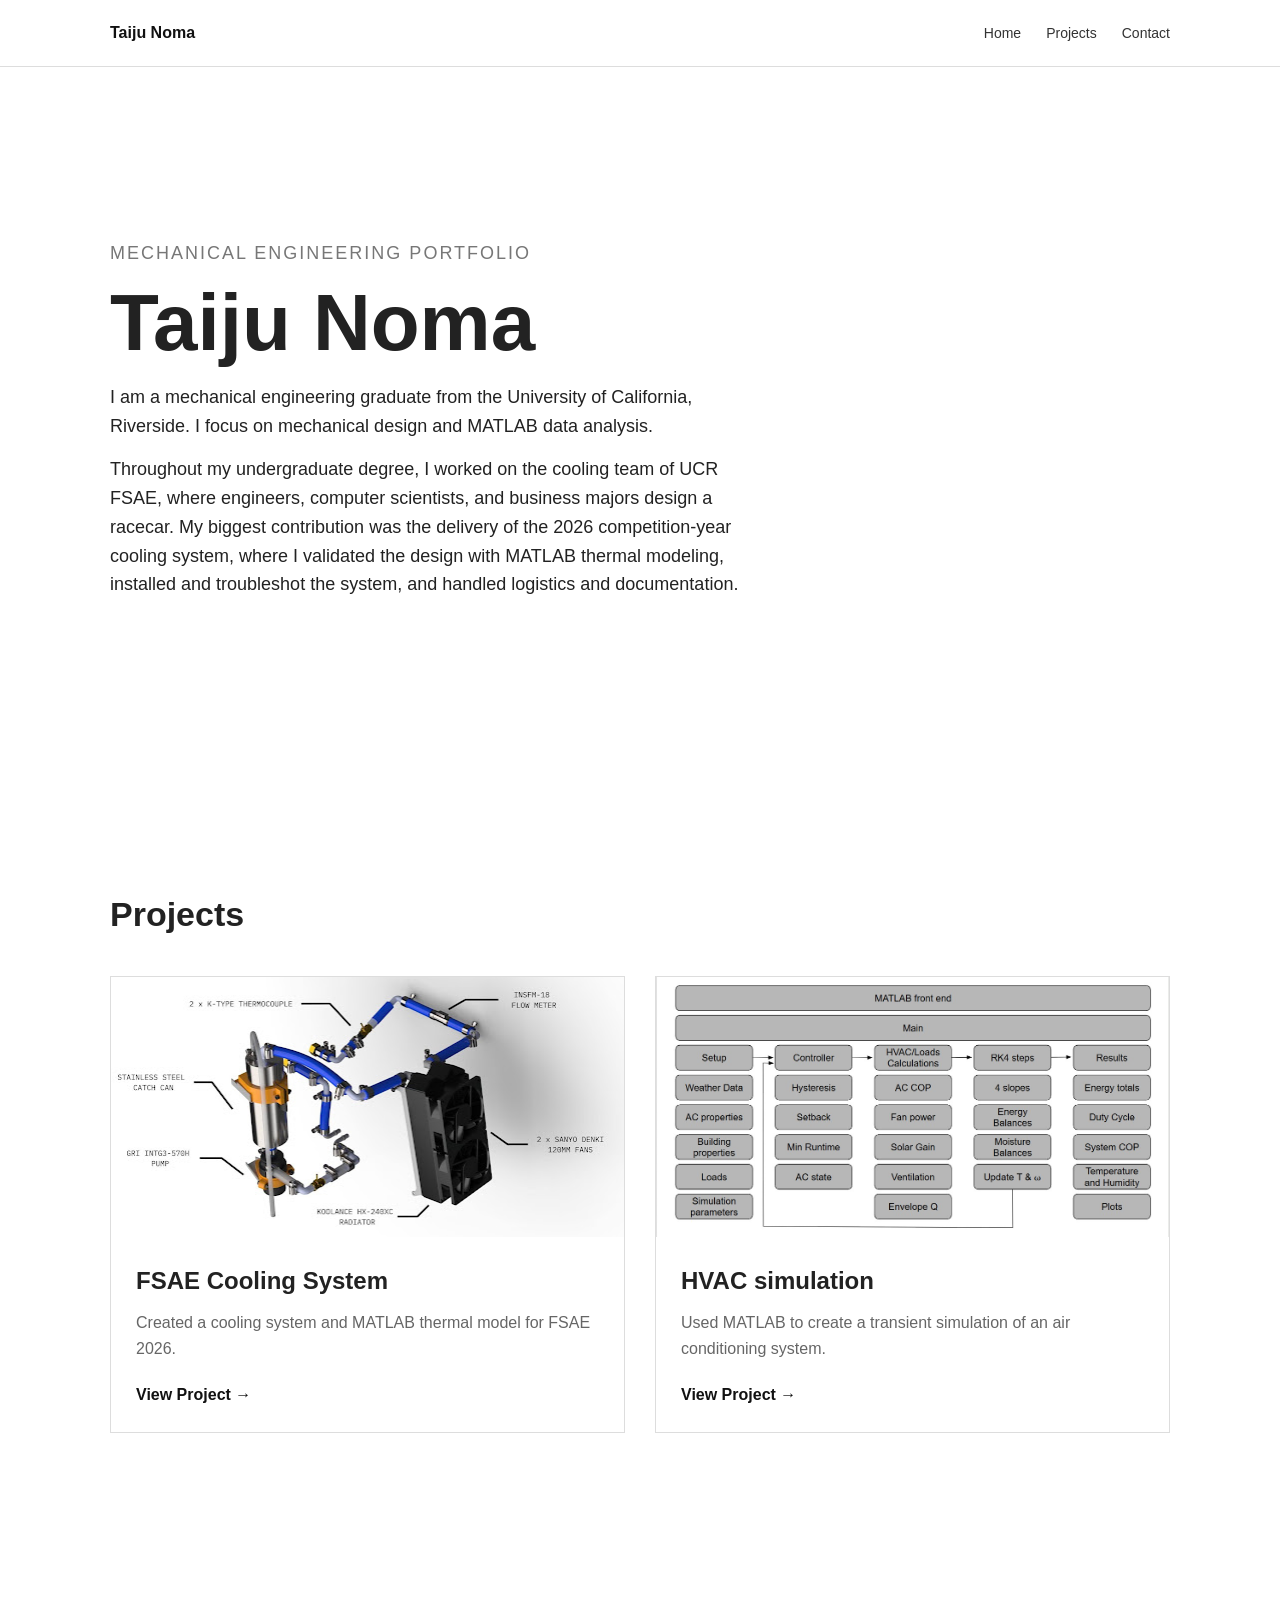
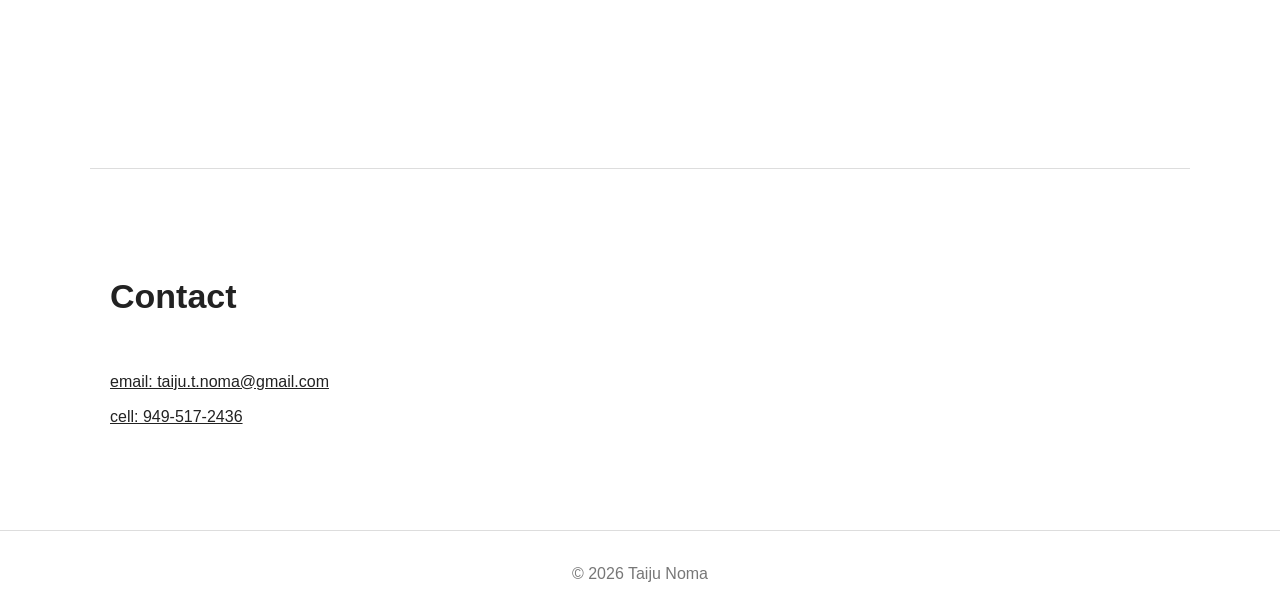
<file: index.html>
<!DOCTYPE html>
<html lang="en">
<head>
<meta charset="UTF-8">
<meta name="viewport" content="width=device-width, initial-scale=1.0">
<title>Taiju Noma | Portfolio</title>
<link rel="stylesheet" href="css/style.css">
</head>
<body>
<header>
<nav>
<a href="#home" class="logo">Taiju Noma</a>
<div class="nav-links">
<a href="#home">Home</a>
<a href="#projects">Projects</a>
<a href="#contact">Contact</a>
</div>
</nav>
</header>

<section id="home" class="home">
<div class="home-content">
<p class="subtitle">MECHANICAL ENGINEERING PORTFOLIO</p>
<h1>Taiju Noma</h1>
<p>I am a mechanical engineering graduate from the University of California, Riverside. I focus on mechanical design and MATLAB data analysis.</p>
<p>Throughout my undergraduate degree, I worked on the cooling team of UCR FSAE, where engineers, computer scientists, and business majors design a racecar. My biggest contribution was the delivery of the 2026 competition-year cooling system, where I validated the design with MATLAB thermal modeling, installed and troubleshot the system, and handled logistics and documentation.</p>
</div>
</section>

<section id="projects" class="projects">
<h2>Projects</h2>
<div class="project-grid">

<article class="project">
<img src="assets/images/project1.jpg" alt="FSAE cooling system project">
<div class="project-info">
<h3>FSAE Cooling System</h3>
<p>Created a cooling system and MATLAB thermal model for FSAE 2026.</p>
<a href="projects/project-1.html">View Project →</a>
</div>
</article>

<article class="project">
<img src="assets/images/project2.jpg" alt="HVAC transient simulation">
<div class="project-info">
<h3>HVAC simulation</h3>
<p>Used MATLAB to create a transient simulation of an air conditioning system.</p>
<a href="projects/project-2.html">View Project →</a>
</div>
</article>


</div>
</section>

<section id="about" class="about">
<h2></h2>
</section>

<section id="contact" class="contact">
<h2>Contact</h2>
<a href="mailto:taiju.t.noma@gmail.com">email: taiju.t.noma@gmail.com</a>
<br>
<a href="tel:+19495172436">cell: 949-517-2436</a>
</section>

<footer><p>© 2026 Taiju Noma</p></footer>
<script src="js/script.js"></script>
</body>
</html>
</file>
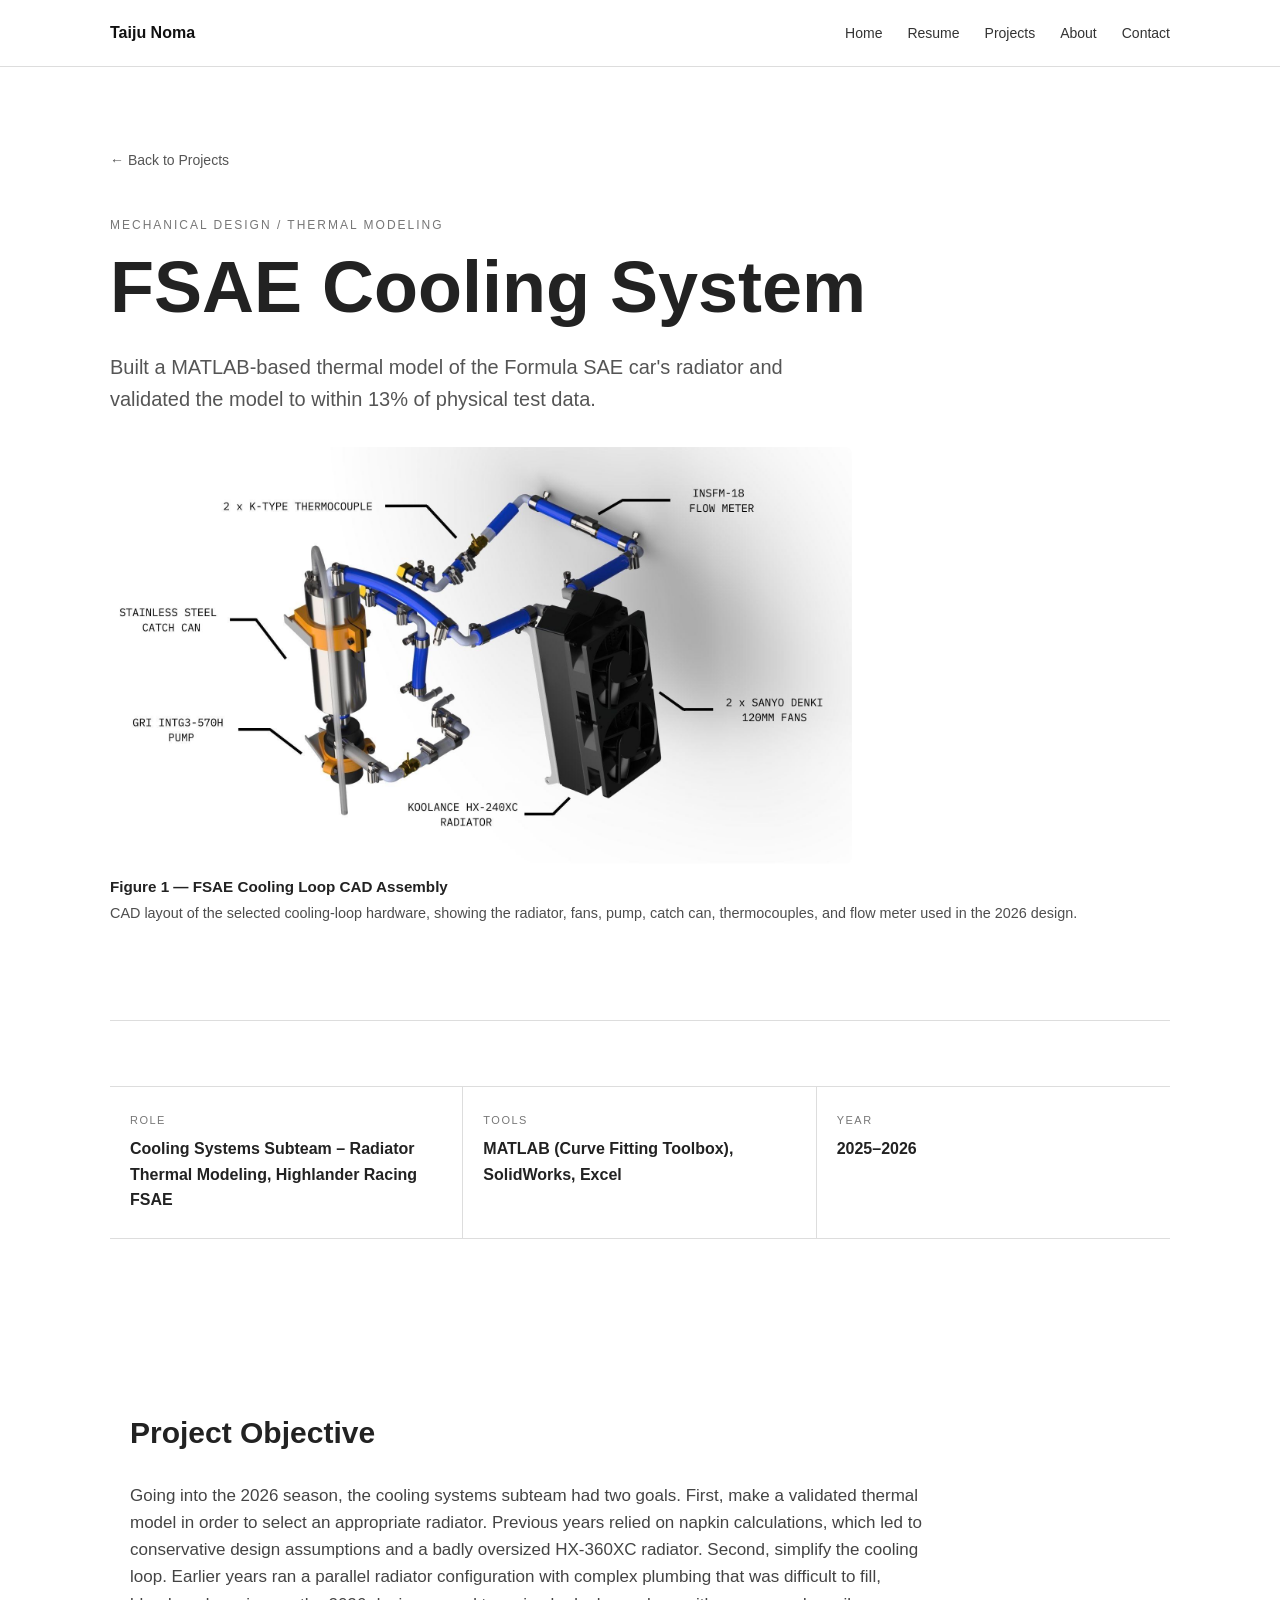
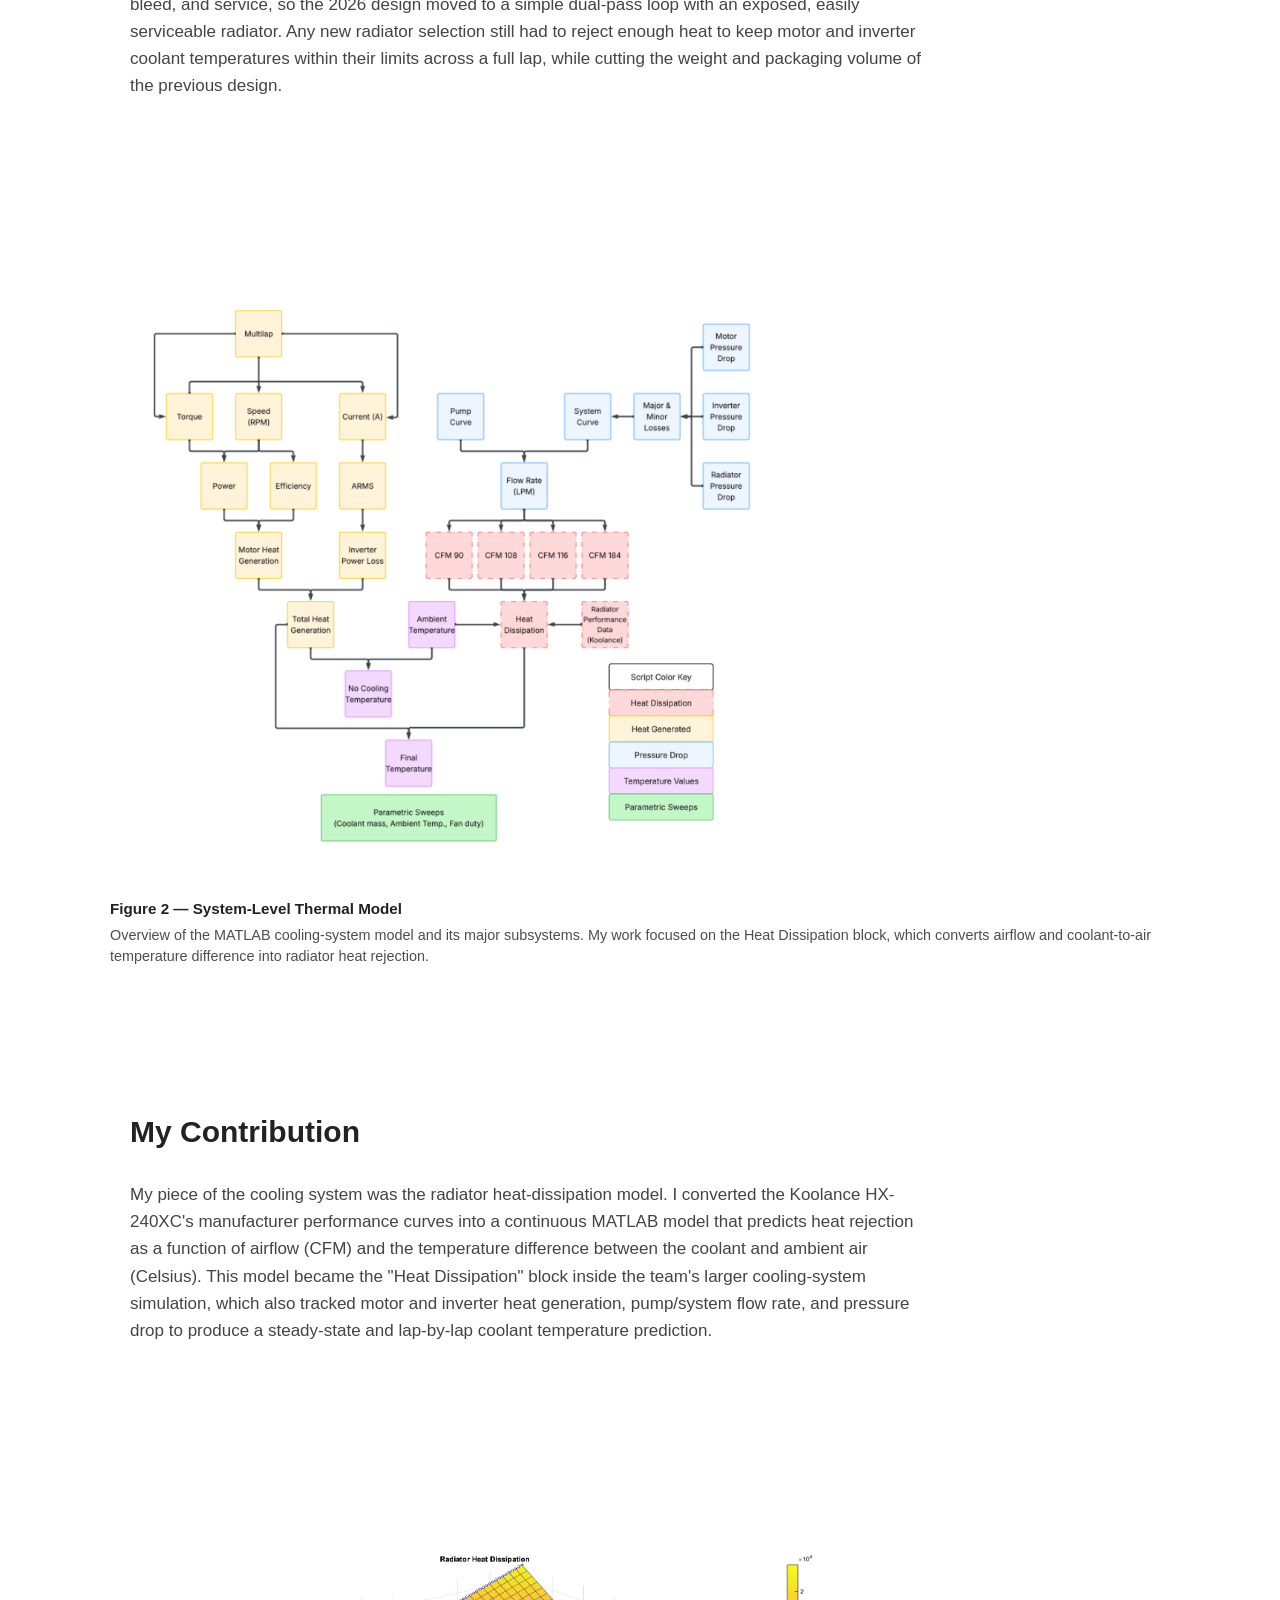
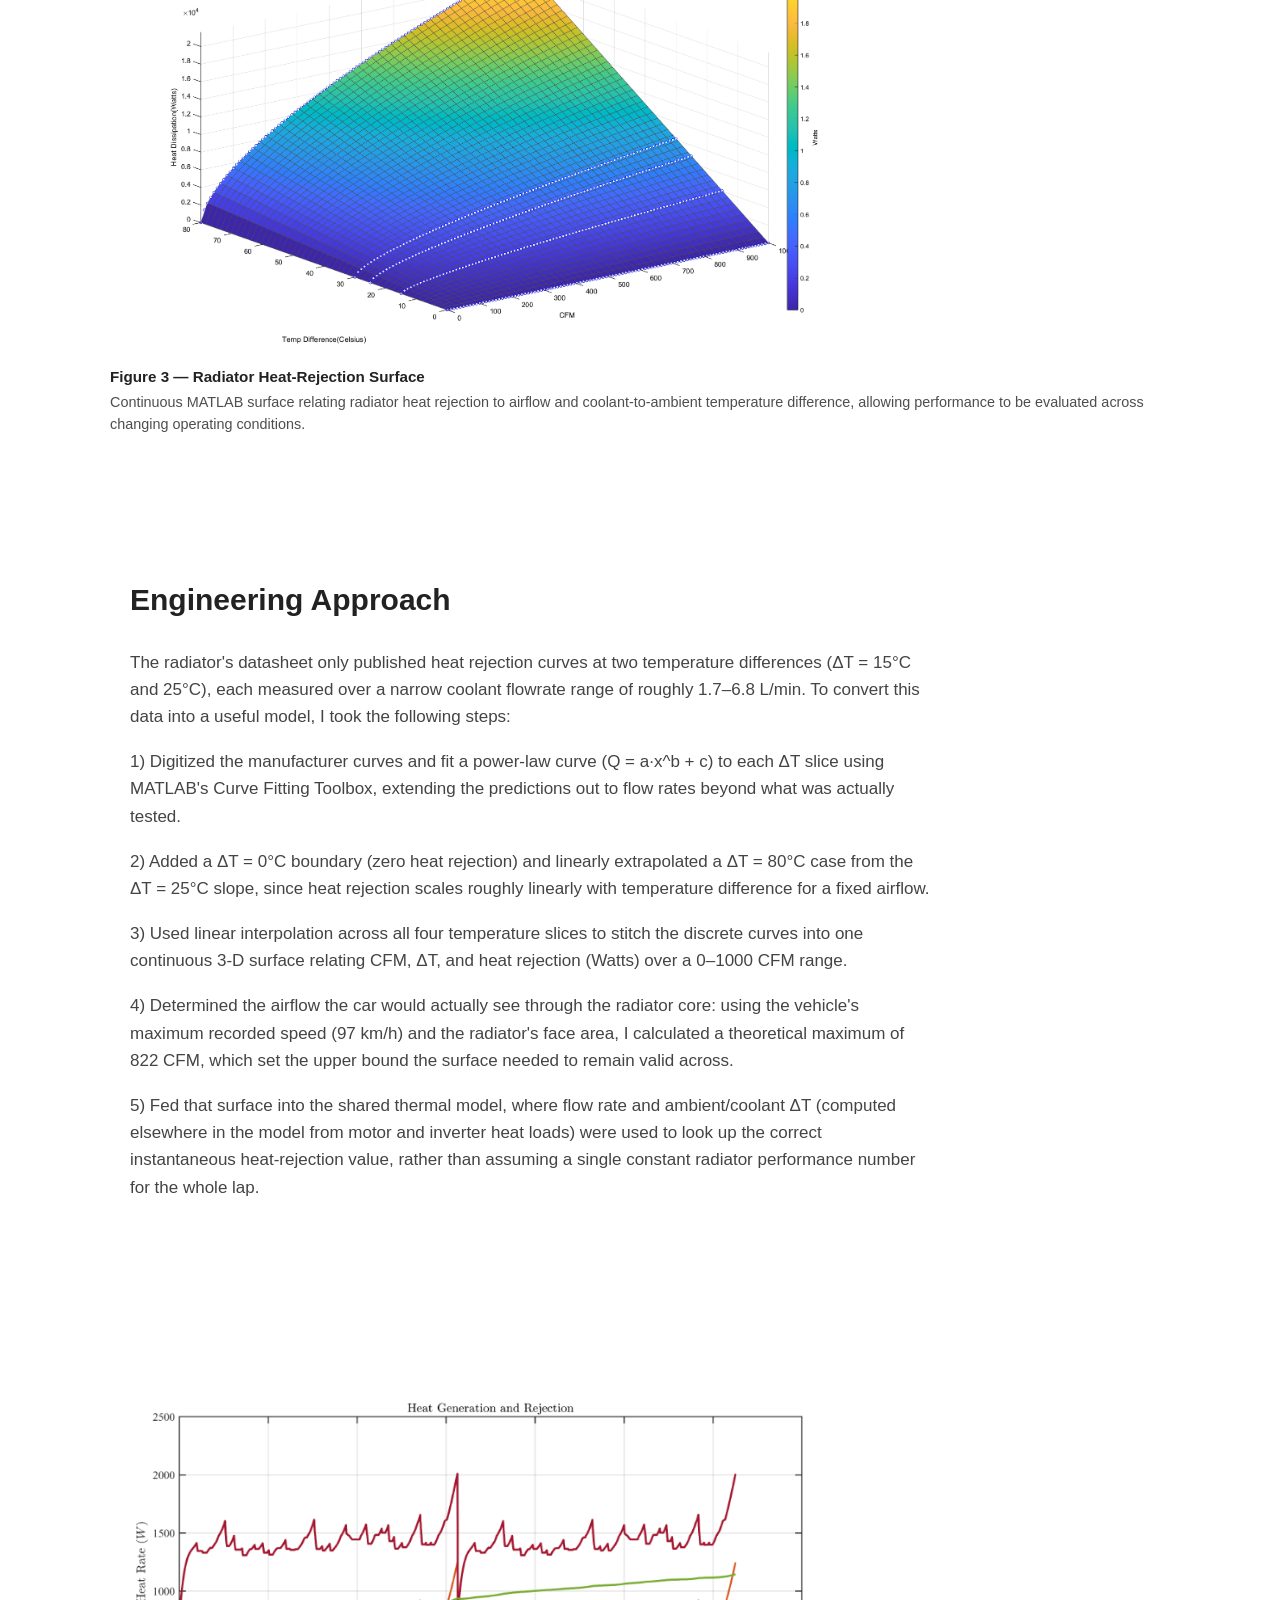
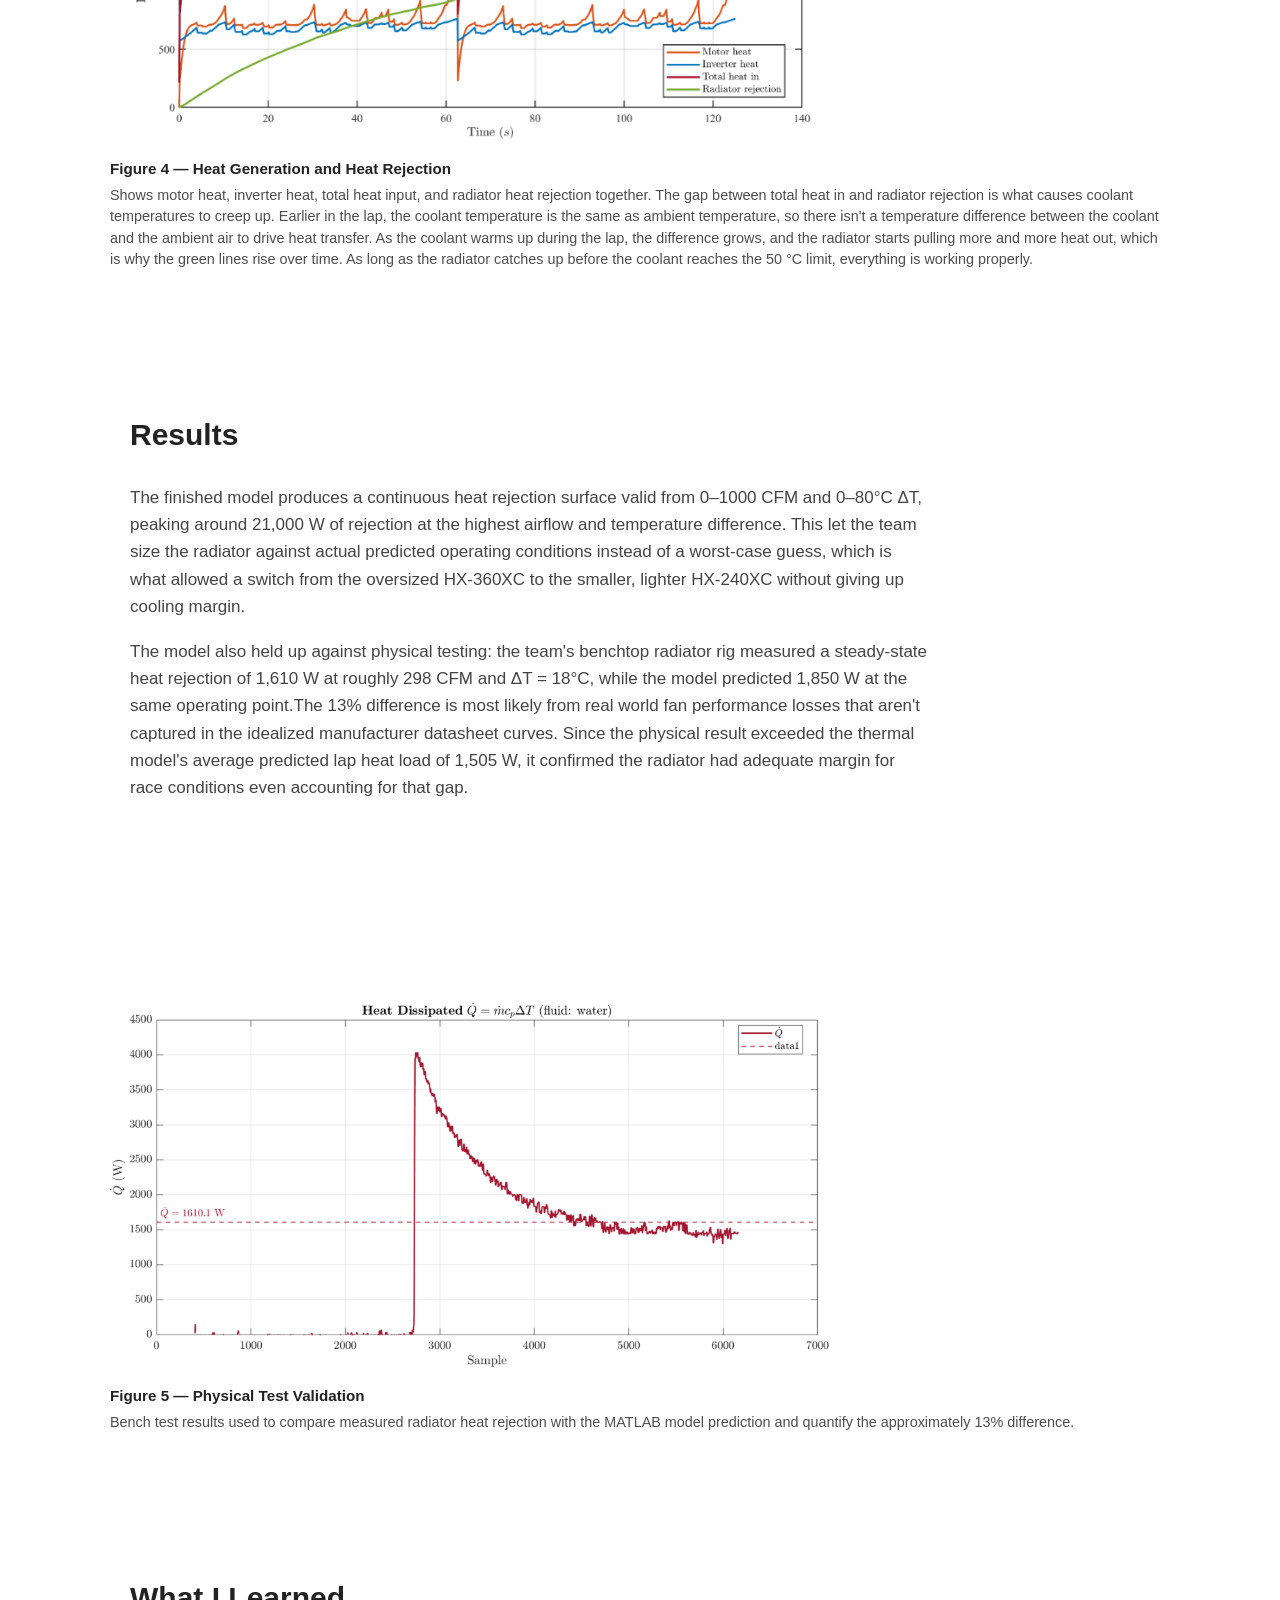
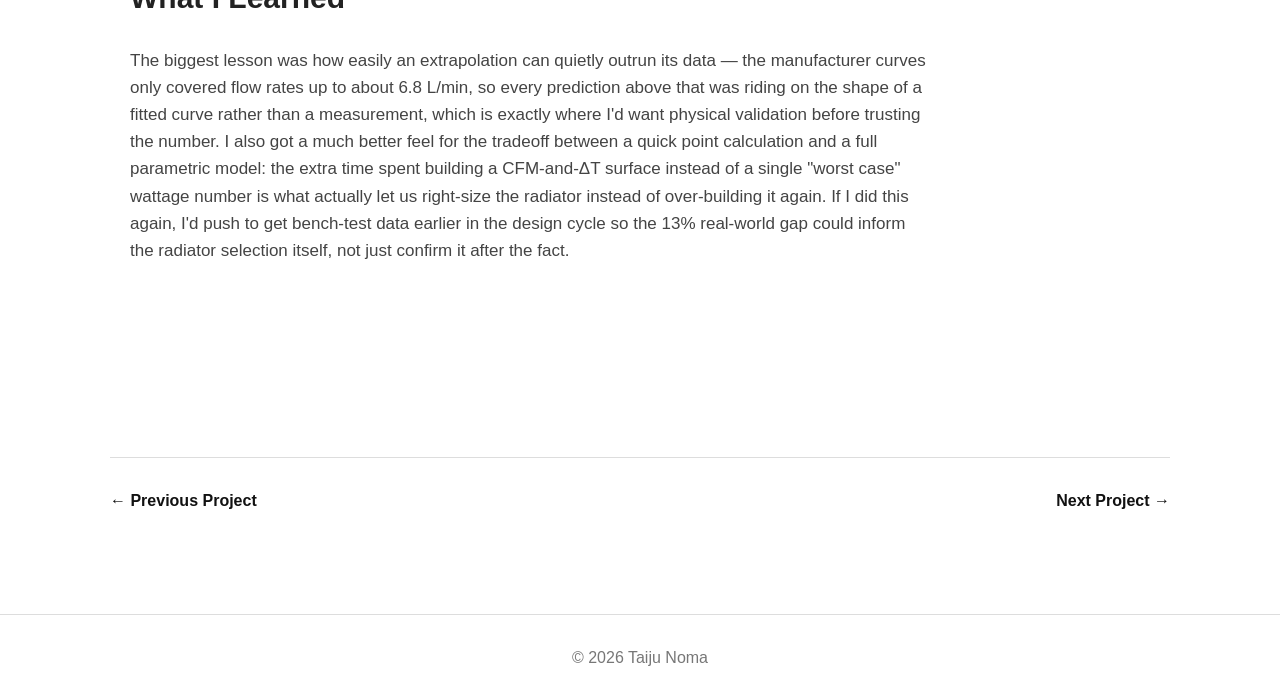
<file: projects/project-1.html>
<!DOCTYPE html>
<html lang="en">
<head>
<meta charset="UTF-8">
<meta name="viewport" content="width=device-width, initial-scale=1.0">
<title>FSAE Cooling System | Taiju Noma</title>
<link rel="stylesheet" href="../css/style.css">
</head>
<body>

<header>
<nav>
<a href="../index.html" class="logo">Taiju Noma</a>
<div class="nav-links">
<a href="../index.html#home">Home</a>
<a href="../index.html#resume">Resume</a>
<a href="../index.html#projects">Projects</a>
<a href="../index.html#about">About</a>
<a href="../index.html#contact">Contact</a>
</div>
</nav>
</header>

<main class="project-page">

<a href="../index.html#projects" class="back-link">← Back to Projects</a>

<div class="project-hero">
    <p class="project-label">Mechanical Design / Thermal Modeling</p>
    <h1>FSAE Cooling System</h1>
    <p class="project-summary">Built a MATLAB-based thermal model of the Formula SAE car's radiator and validated the model to within 13% of physical test data.</p>
    
    <figure class="project-figure project-hero-figure">
        <img src="../assets/images/cooling-loop-cad-assembly.png" alt="CAD assembly of the FSAE cooling loop showing the Koolance HX-240XC radiator, dual Sanyo Denki fans, GRI pump, catch can, thermocouples, and flow meter">
        <figcaption>
            <strong>Figure 1 — FSAE Cooling Loop CAD Assembly</strong>
            <span>CAD layout of the selected cooling-loop hardware, showing the radiator, fans, pump, catch can, thermocouples, and flow meter used in the 2026 design.</span>
        </figcaption>
    </figure>
    
</div>

<div class="project-meta">
    <div class="project-meta-item"><span class="project-meta-label">ROLE</span><span class="project-meta-value">Cooling Systems Subteam – Radiator Thermal Modeling, Highlander Racing FSAE</span></div><div class="project-meta-item"><span class="project-meta-label">TOOLS</span><span class="project-meta-value">MATLAB (Curve Fitting Toolbox), SolidWorks, Excel</span></div><div class="project-meta-item"><span class="project-meta-label">YEAR</span><span class="project-meta-value">2025–2026</span></div>
</div>


        <section class="project-section">
            <h2>Project Objective</h2>
            <p>Going into the 2026 season, the cooling systems subteam had two goals. First, make a validated thermal model in order to select an appropriate radiator. Previous years relied on napkin calculations, which led to conservative design assumptions and a badly oversized HX-360XC radiator. Second, simplify the cooling loop. Earlier years ran a parallel radiator configuration with complex plumbing that was difficult to fill, bleed, and service, so the 2026 design moved to a simple dual-pass loop with an exposed, easily serviceable radiator. Any new radiator selection still had to reject enough heat to keep motor and inverter coolant temperatures within their limits across a full lap, while cutting the weight and packaging volume of the previous design.</p>
        </section>
        
        <figure class="project-figure">
            <img src="../assets/images/system-thermal-model-diagram.png" alt="Block diagram of the full MATLAB cooling system thermal model, color-coded by heat generation, heat dissipation, pressure drop, temperature values, and parametric sweeps">
            <figcaption>
                <strong>Figure 2 — System-Level Thermal Model</strong>
                <span>Overview of the MATLAB cooling-system model and its major subsystems. My work focused on the Heat Dissipation block, 
                    which converts airflow and coolant-to-air temperature difference into radiator heat rejection.</span>
            </figcaption>
        </figure>

        <section class="project-section">
            <h2>My Contribution</h2>
            <p>My piece of the cooling system was the radiator heat-dissipation model. I 
                converted the Koolance HX-240XC's manufacturer performance curves into
                 a continuous MATLAB model that predicts heat rejection as a function of 
                 airflow (CFM) and the temperature difference between the coolant and 
                 ambient air (Celsius). This model became the "Heat Dissipation" block inside the 
                 team's larger cooling-system simulation, which also tracked motor and inverter 
                 heat generation, pump/system flow rate, and pressure drop to produce a 
                 steady-state and lap-by-lap coolant temperature prediction.</p>
        </section>
        
        <figure class="project-figure">
            <img src="../assets/images/radiator-heat-dissipation-surface.png" alt="3D MATLAB surface plot of radiator heat dissipation in Watts versus CFM and temperature difference in Celsius">
            <figcaption>
                <strong>Figure 3 — Radiator Heat-Rejection Surface</strong>
                <span>Continuous MATLAB surface relating radiator heat rejection to airflow and coolant-to-ambient temperature difference, 
                    allowing performance to be evaluated across changing operating conditions.</span>
            </figcaption>
        </figure>

        <section class="project-section">
            <h2>Engineering Approach</h2>
            <p>The radiator's datasheet only published heat rejection curves at two temperature 
                differences (ΔT = 15°C and 25°C), each measured over a narrow coolant flowrate 
                range of roughly 1.7–6.8 L/min. To convert this data into a useful model, I took the following steps:</p>
            <p>1) Digitized the manufacturer curves and fit a 
                power-law curve (Q = a·x^b + c) to each ΔT slice using MATLAB's Curve Fitting Toolbox, 
                extending the predictions out to flow rates beyond what was actually tested.</p>
            <p>2) Added a ΔT = 0°C boundary (zero heat rejection) and linearly extrapolated a ΔT = 80°C case 
                from the ΔT = 25°C slope, since heat rejection scales roughly linearly with temperature 
                difference for a fixed airflow.</p>
            <p>3) Used linear interpolation across all four temperature slices to stitch the discrete 
                curves into one continuous 3-D surface relating CFM, ΔT, and heat rejection (Watts) over 
                a 0–1000 CFM range.</p>
            <p>4) Determined the airflow the car would actually see through the radiator core:
                 using the vehicle's maximum recorded speed (97 km/h) and the radiator's face area, 
                 I calculated a theoretical maximum of 822 CFM, which set the upper bound the surface 
                 needed to remain valid across.</p>
            <p>5) Fed that surface into the shared thermal model, where flow rate and ambient/coolant ΔT 
                (computed elsewhere in the model from motor and inverter heat loads) were used to 
                look up the correct instantaneous heat-rejection value, rather than assuming a single 
                constant radiator performance number for the whole lap.</p>
        </section>
        
      <figure class="project-figure">
            <img src="../assets/images/Heat-Gen_Rej.png" alt="Plot of heat rejected during physical radiator bench testing, showing an initial spike and settling to a steady-state average of 1610 Watts">
            <figcaption>
                <strong>Figure 4 — Heat Generation and Heat Rejection</strong>
                <span>Shows motor heat, inverter heat, total heat input, and radiator heat rejection together.

                    The gap between total heat in and radiator rejection is what causes coolant temperatures to creep up. Earlier in the lap, the coolant temperature is the same as ambient temperature, so there isn't a temperature difference between the coolant and the ambient air to drive heat transfer. As the coolant warms up during the lap, the difference grows, and the radiator starts pulling more and more heat out, which is why the green lines rise over time. As long as the radiator catches up before the coolant reaches the 50 °C limit, everything is working properly. 

                </span>
            </figcaption>
        </figure>
        
        <section class="project-section">
            <h2>Results</h2>
            <p>The finished model produces a continuous heat rejection surface valid from 0–1000 CFM and 0–80°C ΔT, peaking around 21,000 W of rejection at the highest airflow and temperature difference. This let the team size the radiator against actual predicted operating conditions instead of a worst-case guess, which is what allowed a switch from the oversized HX-360XC to the smaller, lighter HX-240XC without giving up cooling margin.</p>
            <p>The model also held up against physical testing: the team's benchtop radiator rig measured a steady-state heat rejection of 1,610 W at roughly 298 CFM and ΔT = 18°C, while the model predicted 1,850 W at the same operating point.The 13% difference is most likely from real world fan performance losses that aren't captured in the idealized manufacturer datasheet curves. Since the physical result exceeded the thermal model's average predicted lap heat load of 1,505 W, it confirmed the radiator had adequate margin for race conditions even accounting for that gap.</p>
        </section>

      <figure class="project-figure">
            <img src="../assets/images/radiator-test-validation.png" alt="Plot of heat rejected during physical radiator bench testing, showing an initial spike and settling to a steady-state average of 1610 Watts">
            <figcaption>
                <strong>Figure 5 — Physical Test Validation</strong>
                <span>Bench test results used to compare measured radiator heat rejection with the MATLAB model prediction and quantify the approximately 13% difference.</span>
            </figcaption>
        </figure>

        <section class="project-section">
            <h2>What I Learned</h2>
            <p>The biggest lesson was how easily an extrapolation can quietly outrun its data — the manufacturer curves only covered flow rates up to about 6.8 L/min, so every prediction above that was riding on the shape of a fitted curve rather than a measurement, which is exactly where I'd want physical validation before trusting the number. I also got a much better feel for the tradeoff between a quick point calculation and a full parametric model: the extra time spent building a CFM-and-ΔT surface instead of a single "worst case" wattage number is what actually let us right-size the radiator instead of over-building it again. If I did this again, I'd push to get bench-test data earlier in the design cycle so the 13% real-world gap could inform the radiator selection itself, not just confirm it after the fact.</p>
        </section>
        

<div class="project-nav">
    <a href="project-3.html">← Previous Project</a>
    <a href="project-2.html">Next Project →</a>
</div>

</main>

<footer><p>© 2026 Taiju Noma</p></footer>

</body>
</html>
</file>
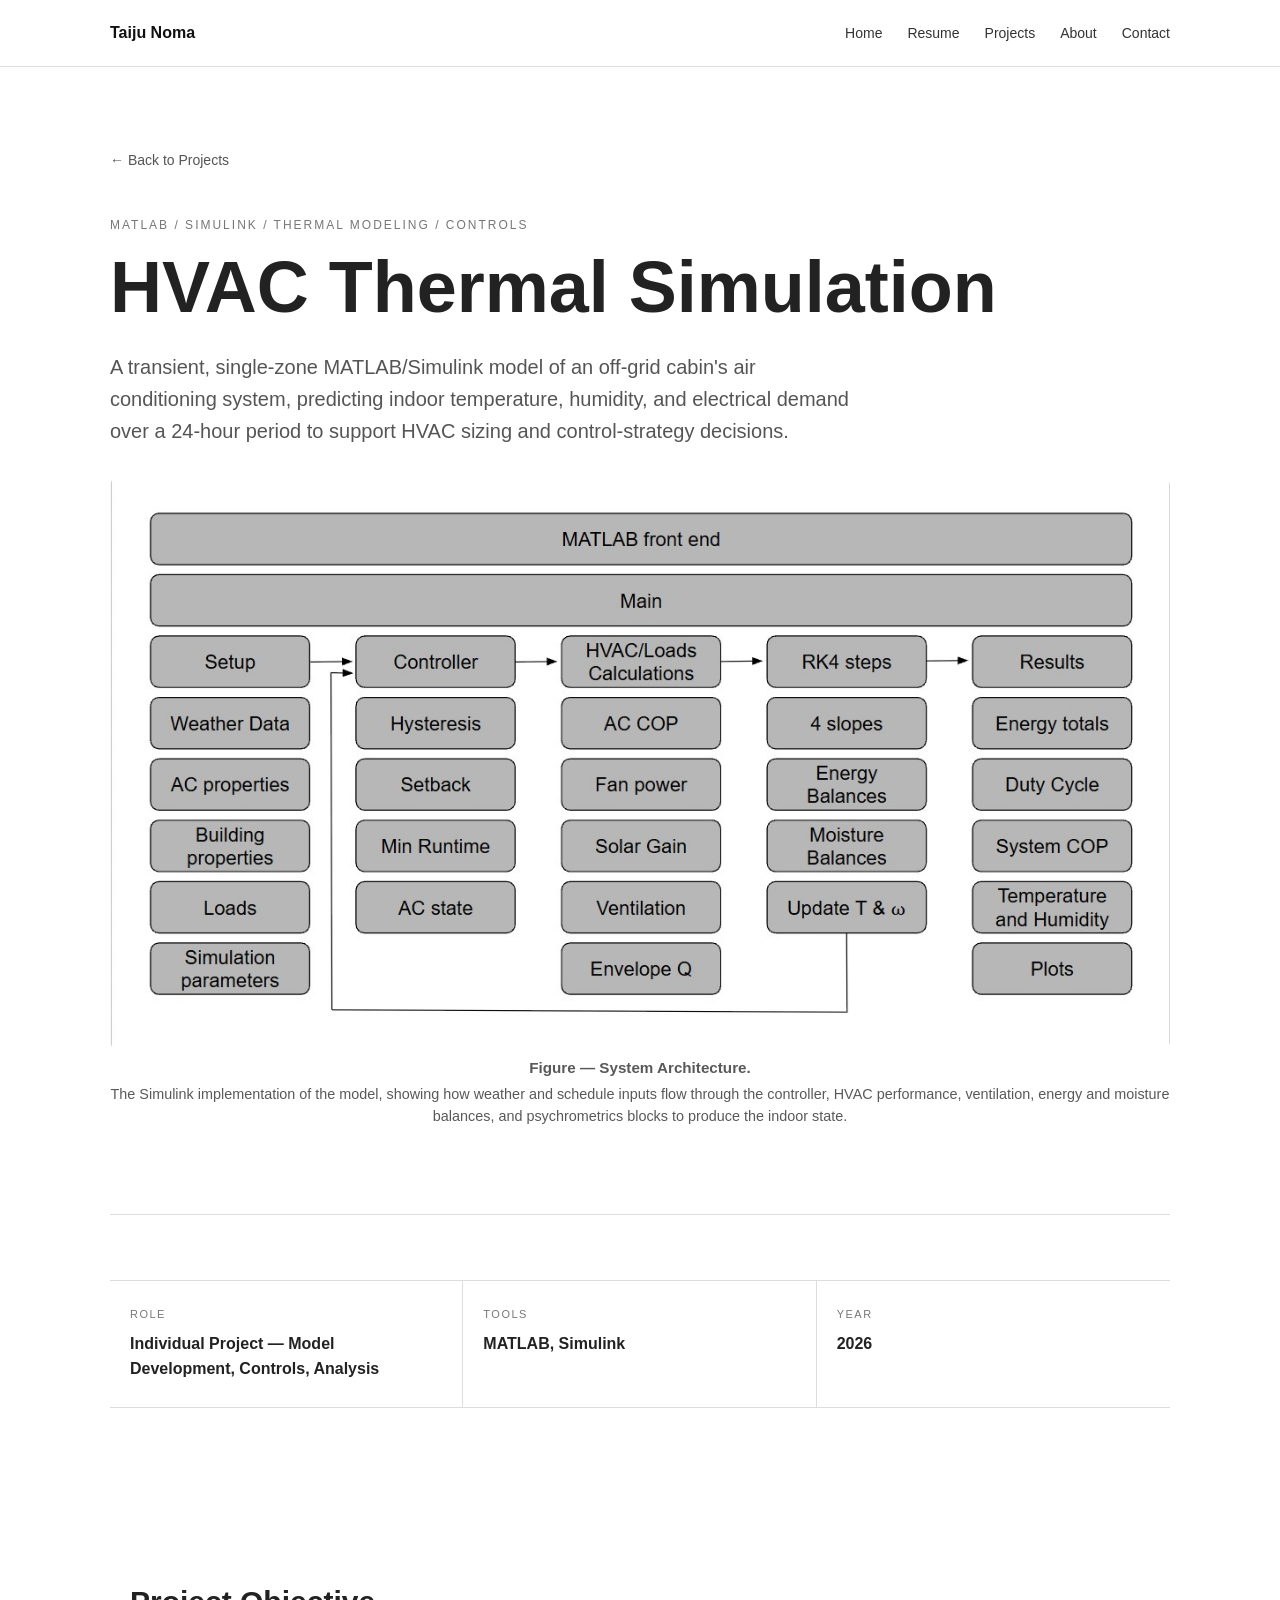
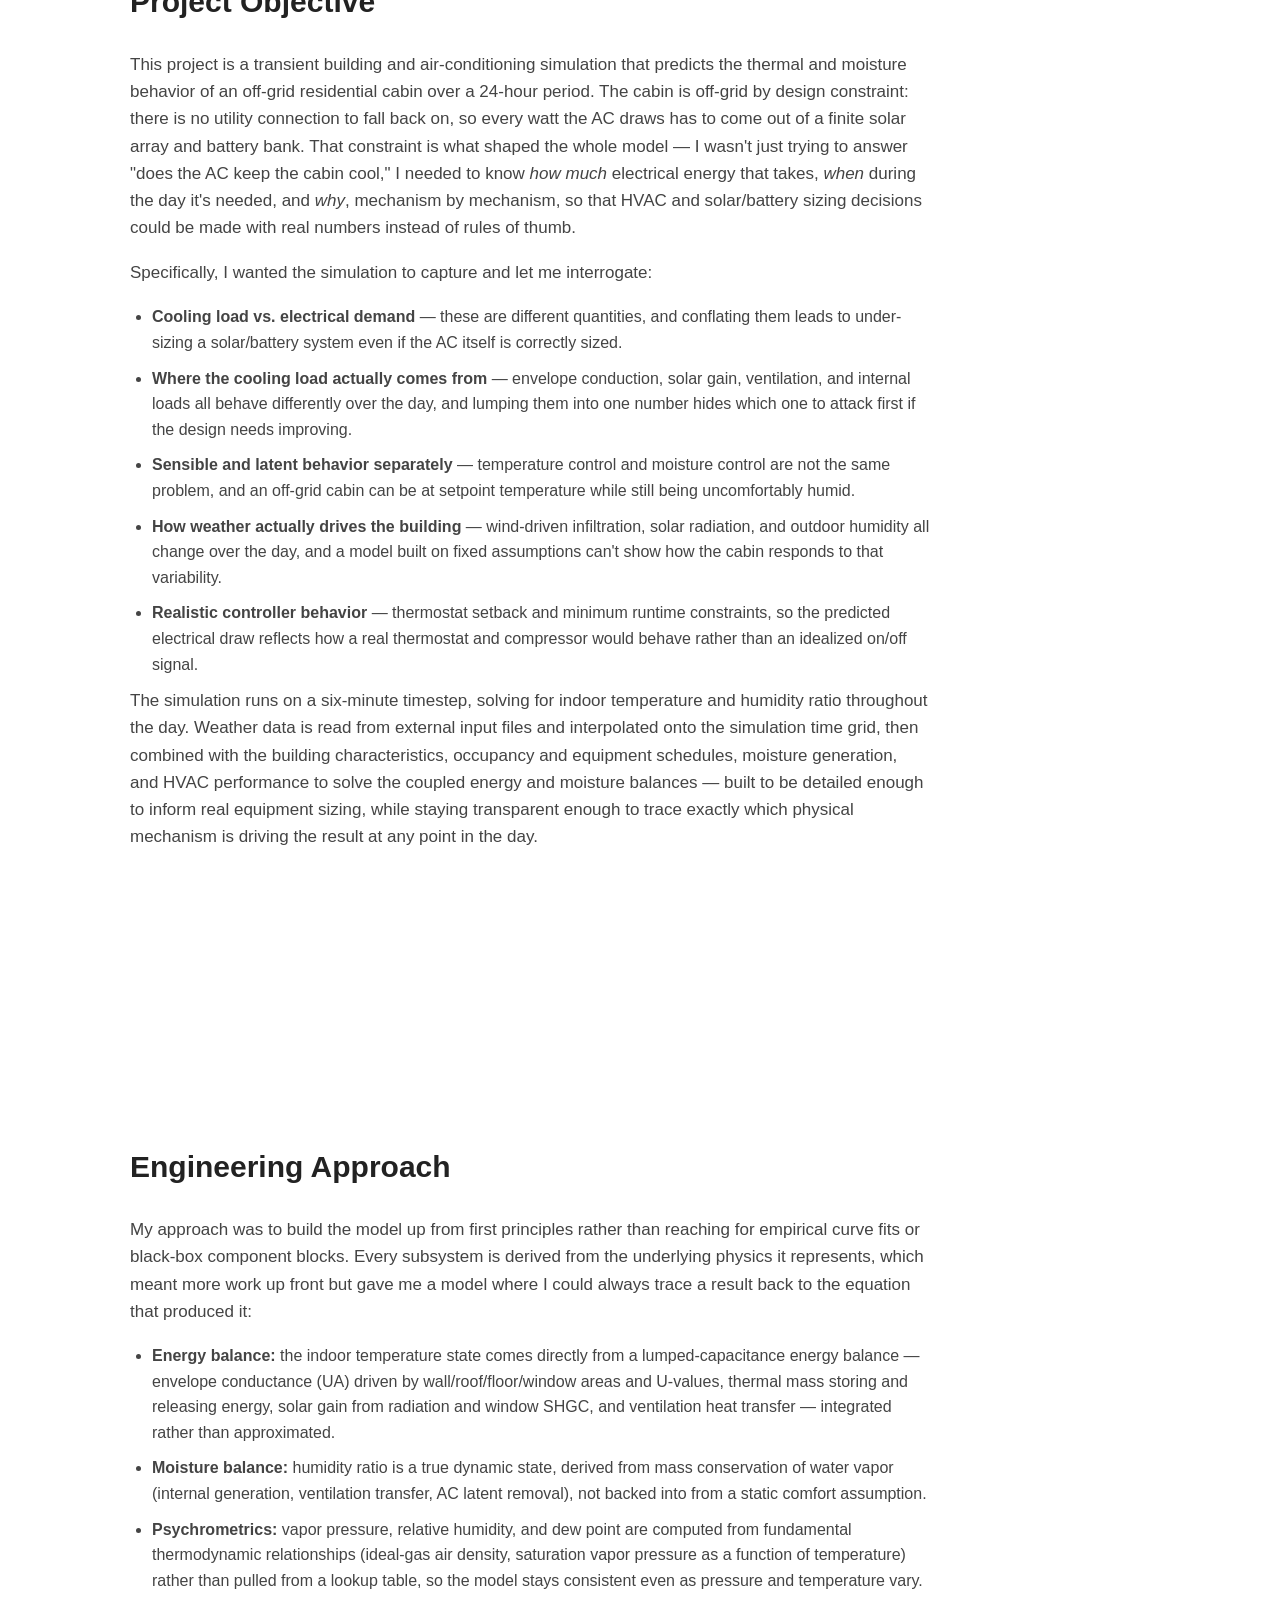
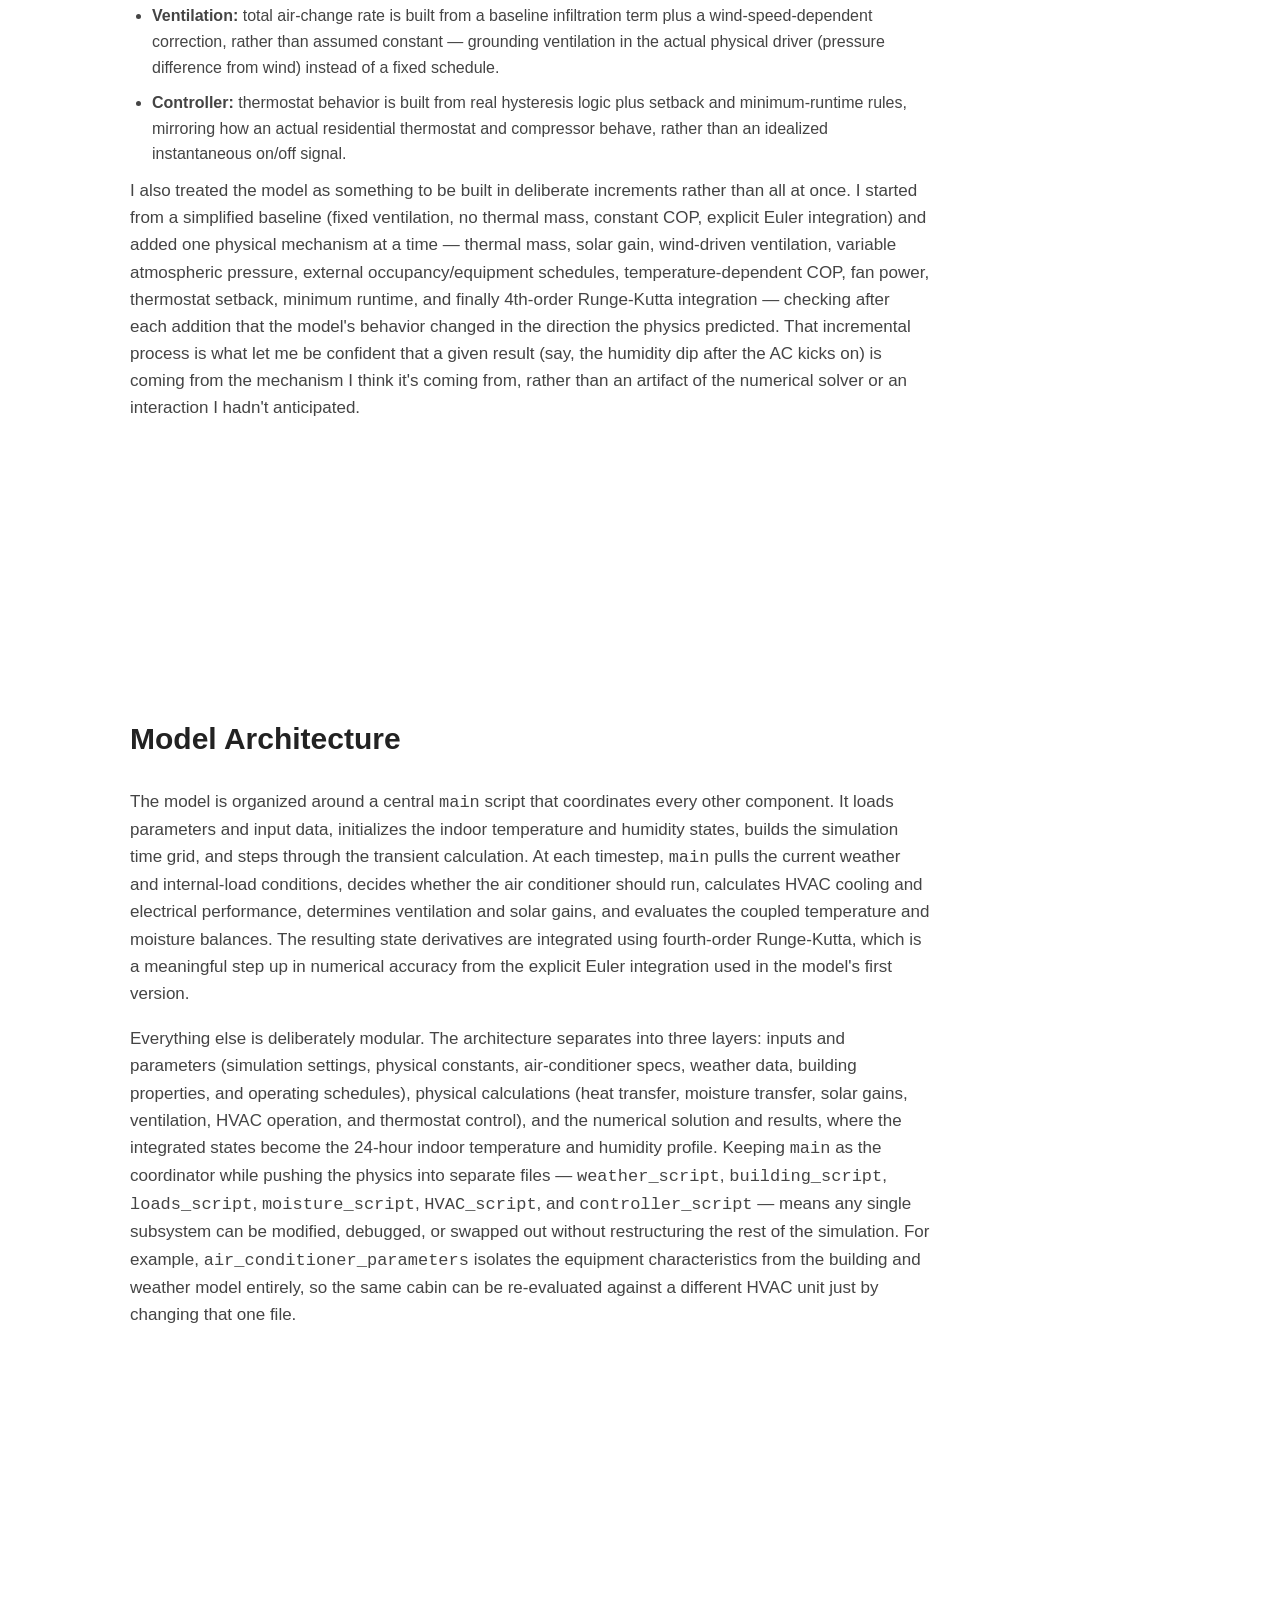
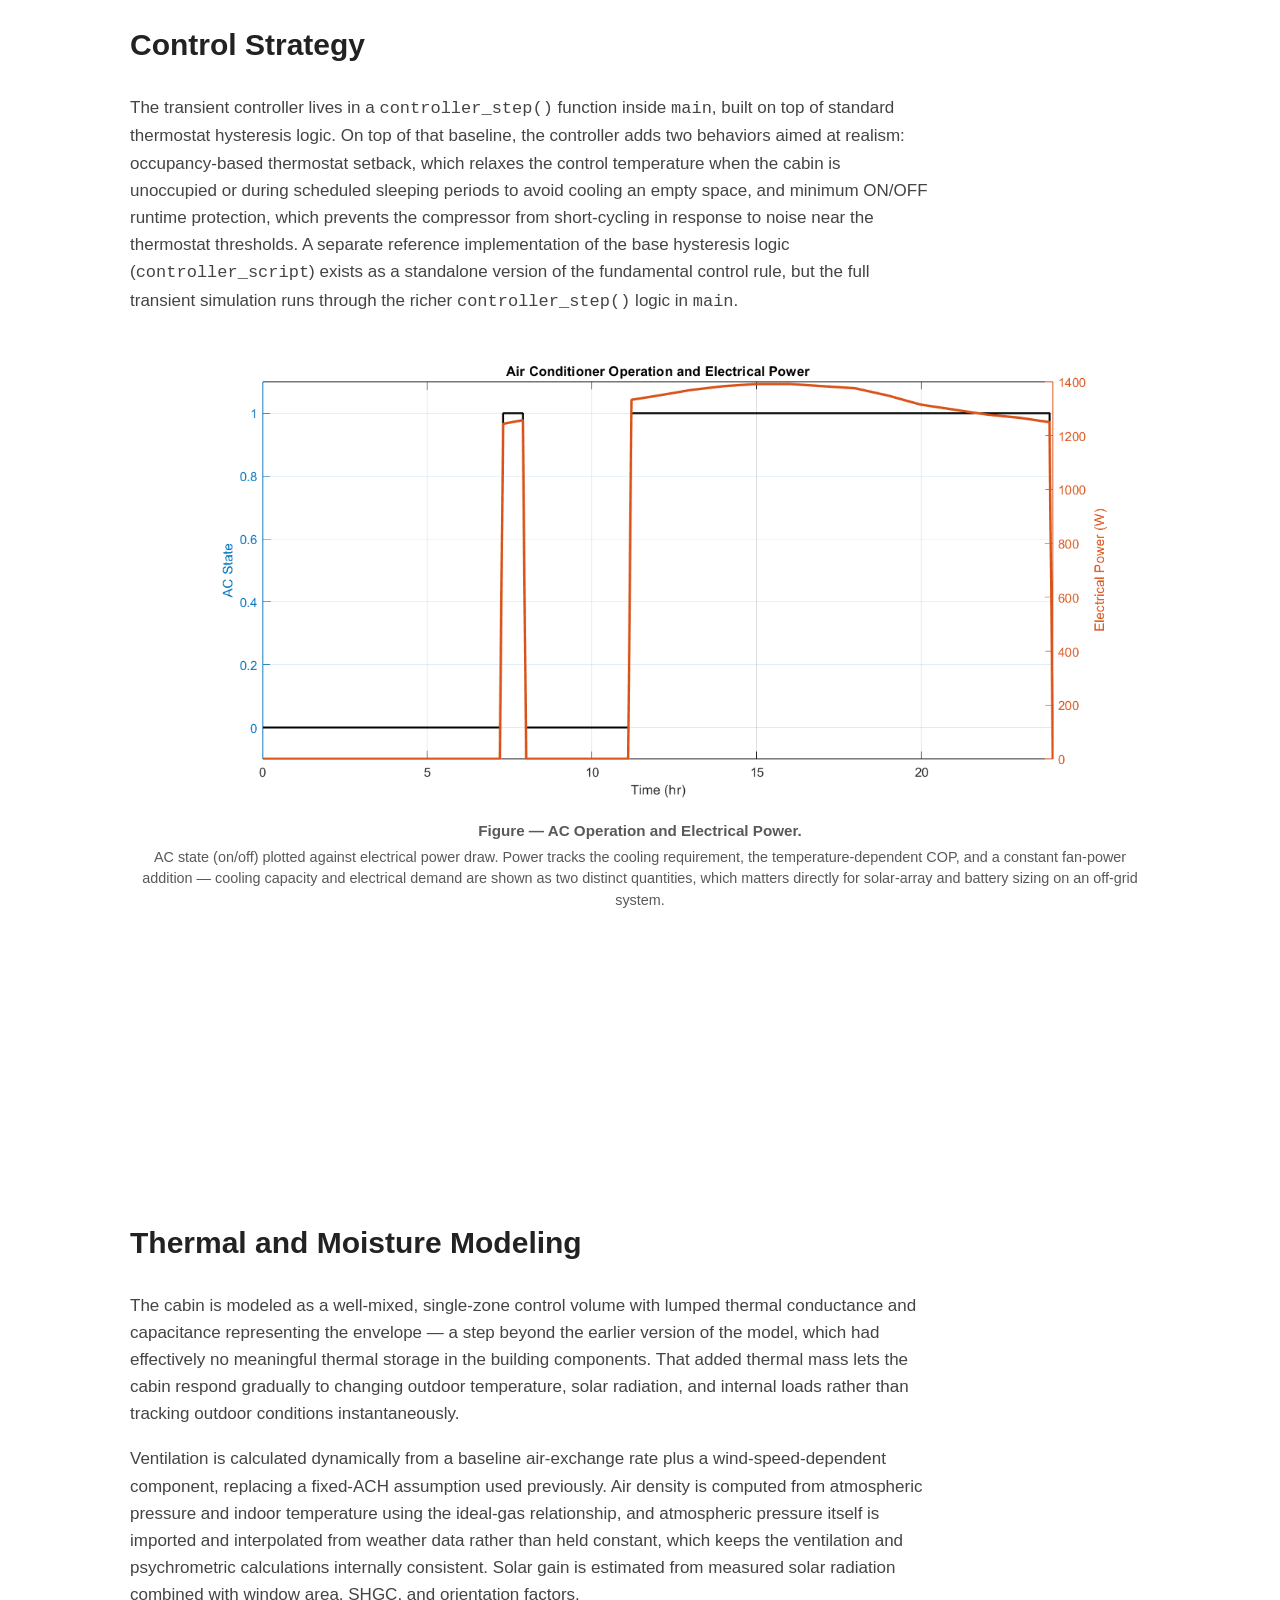
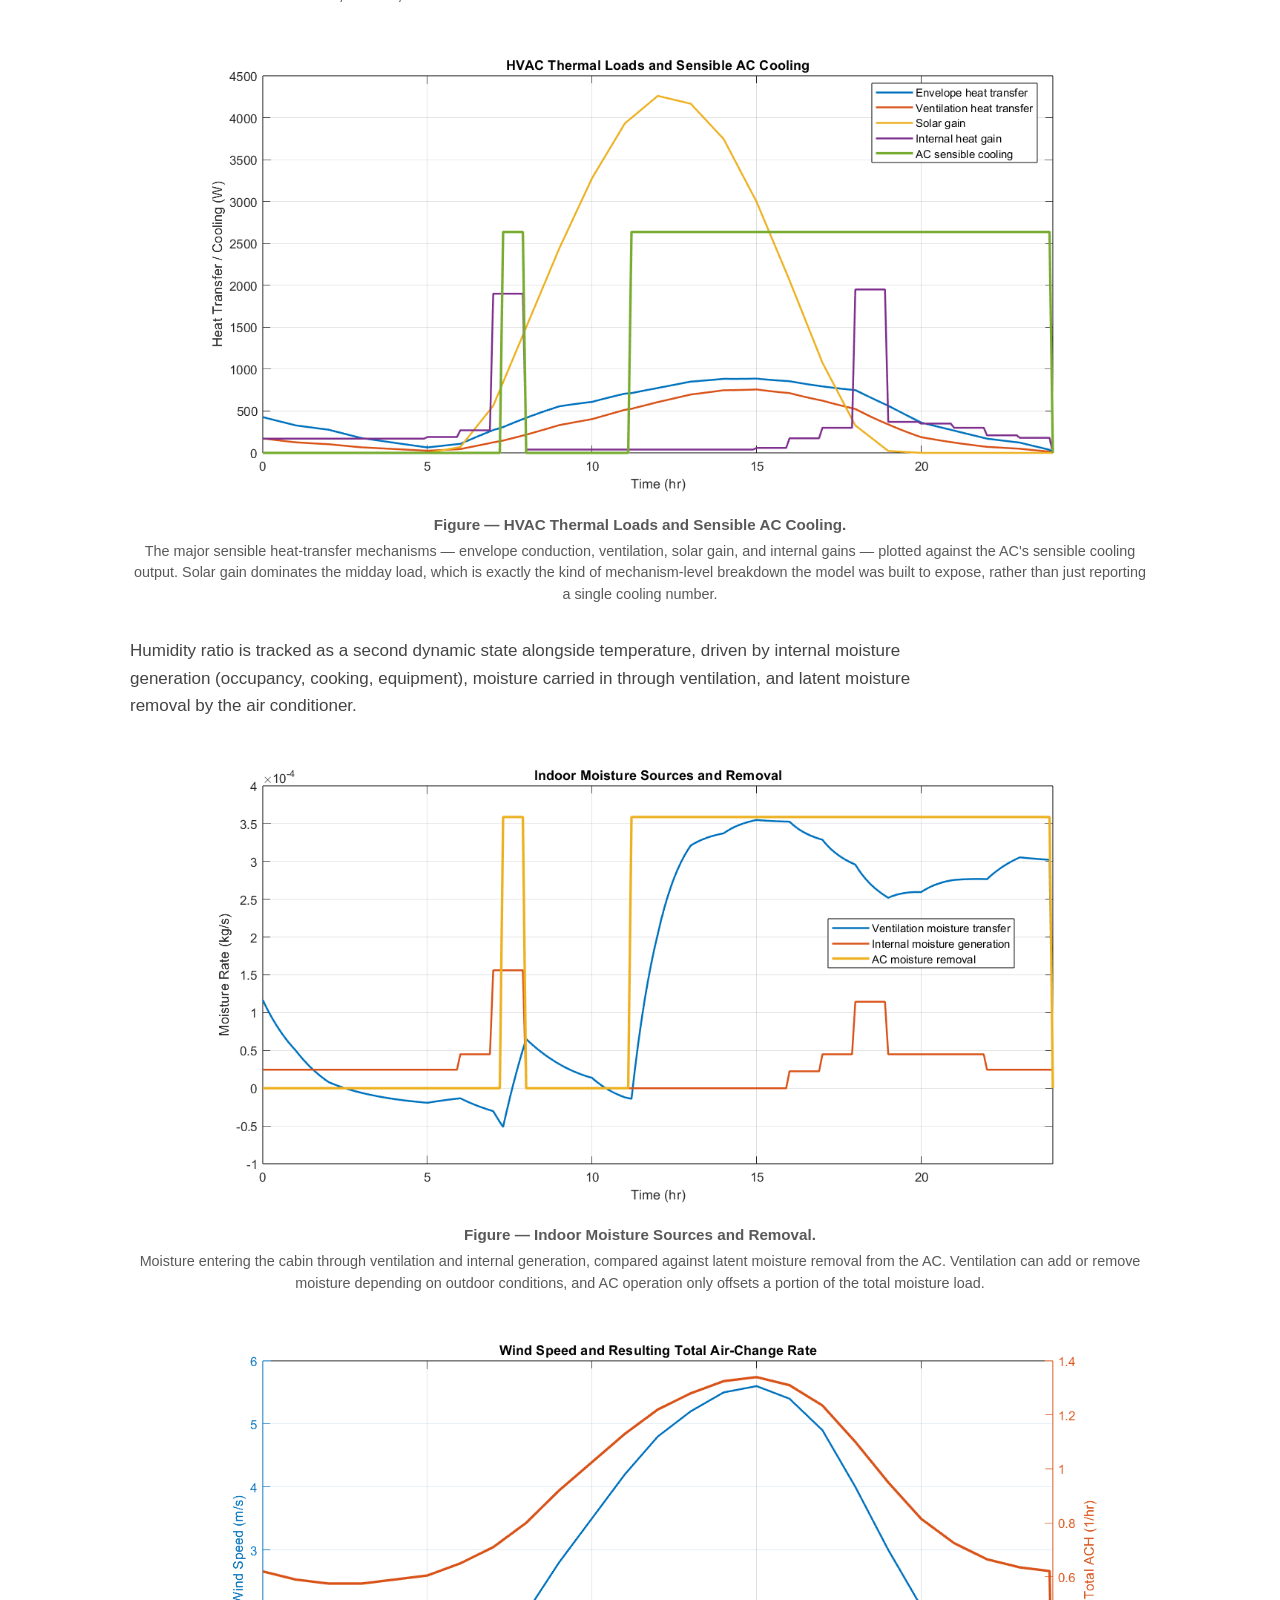
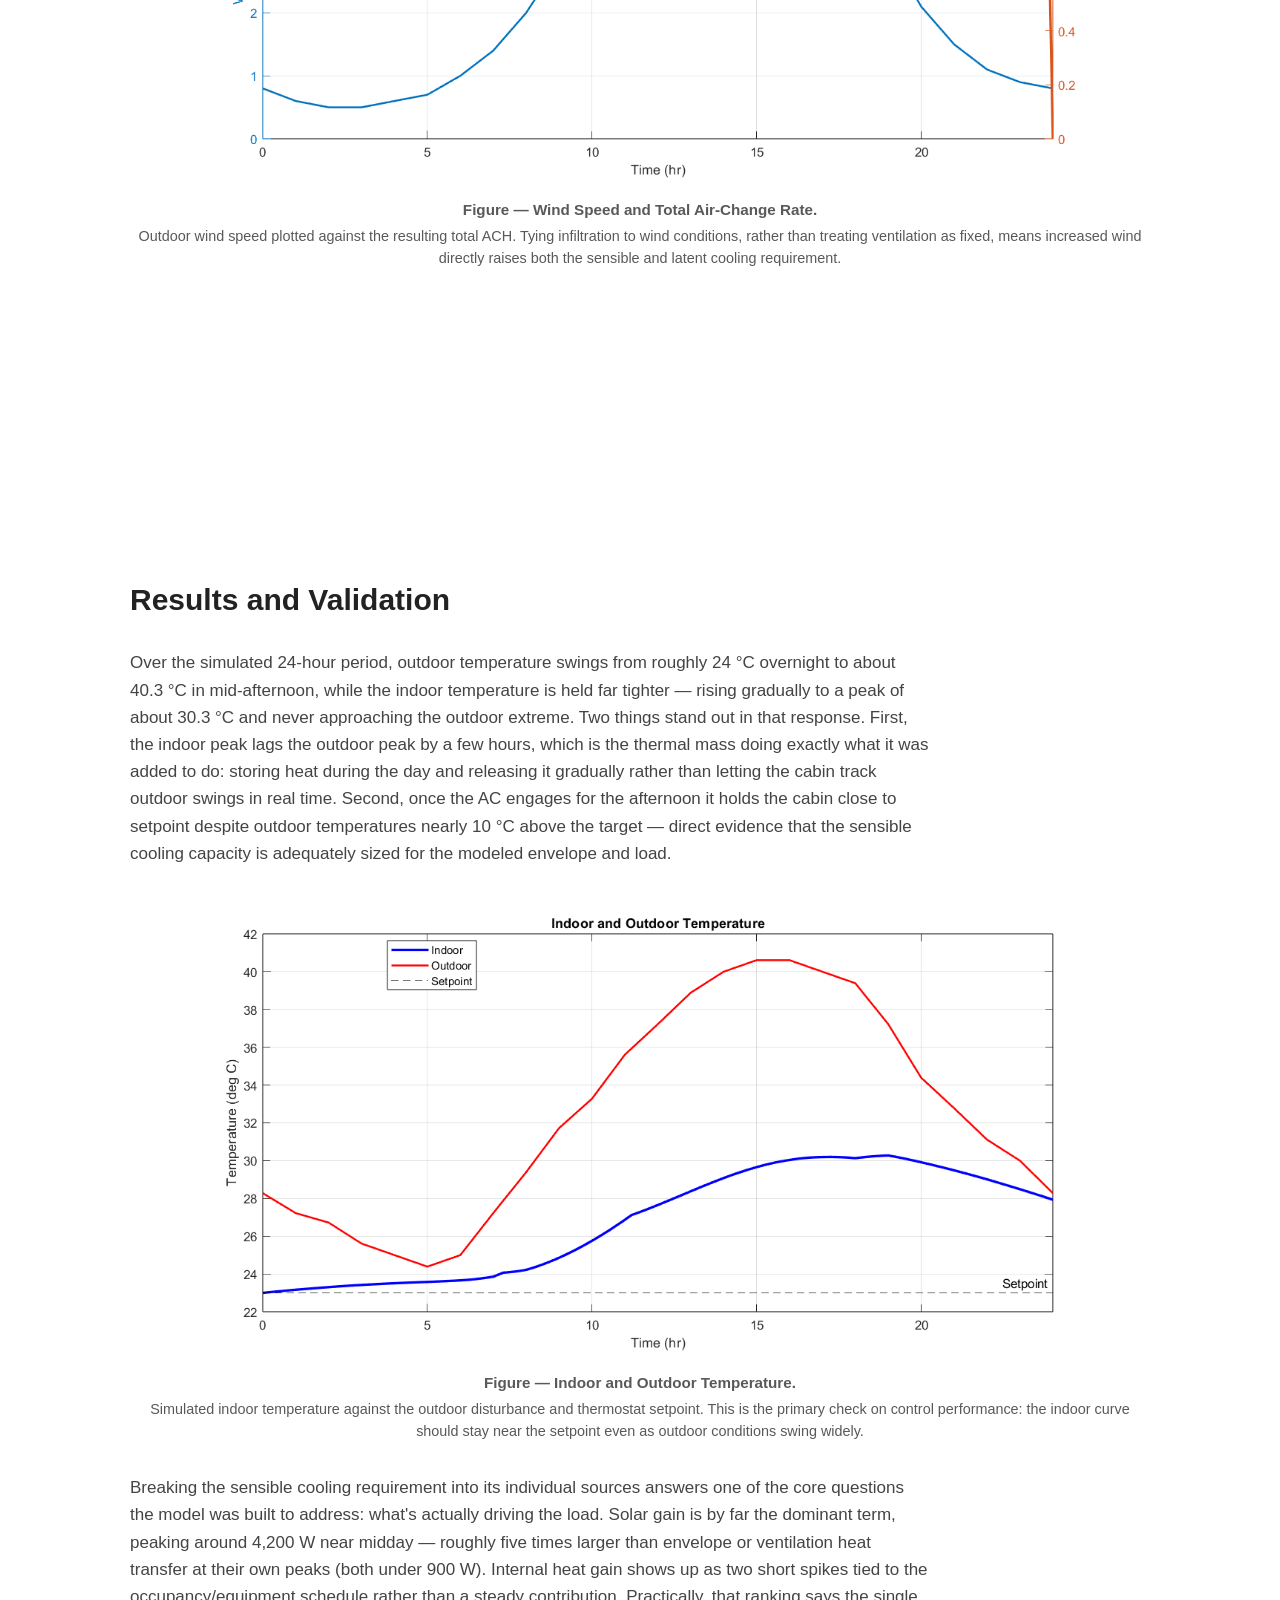
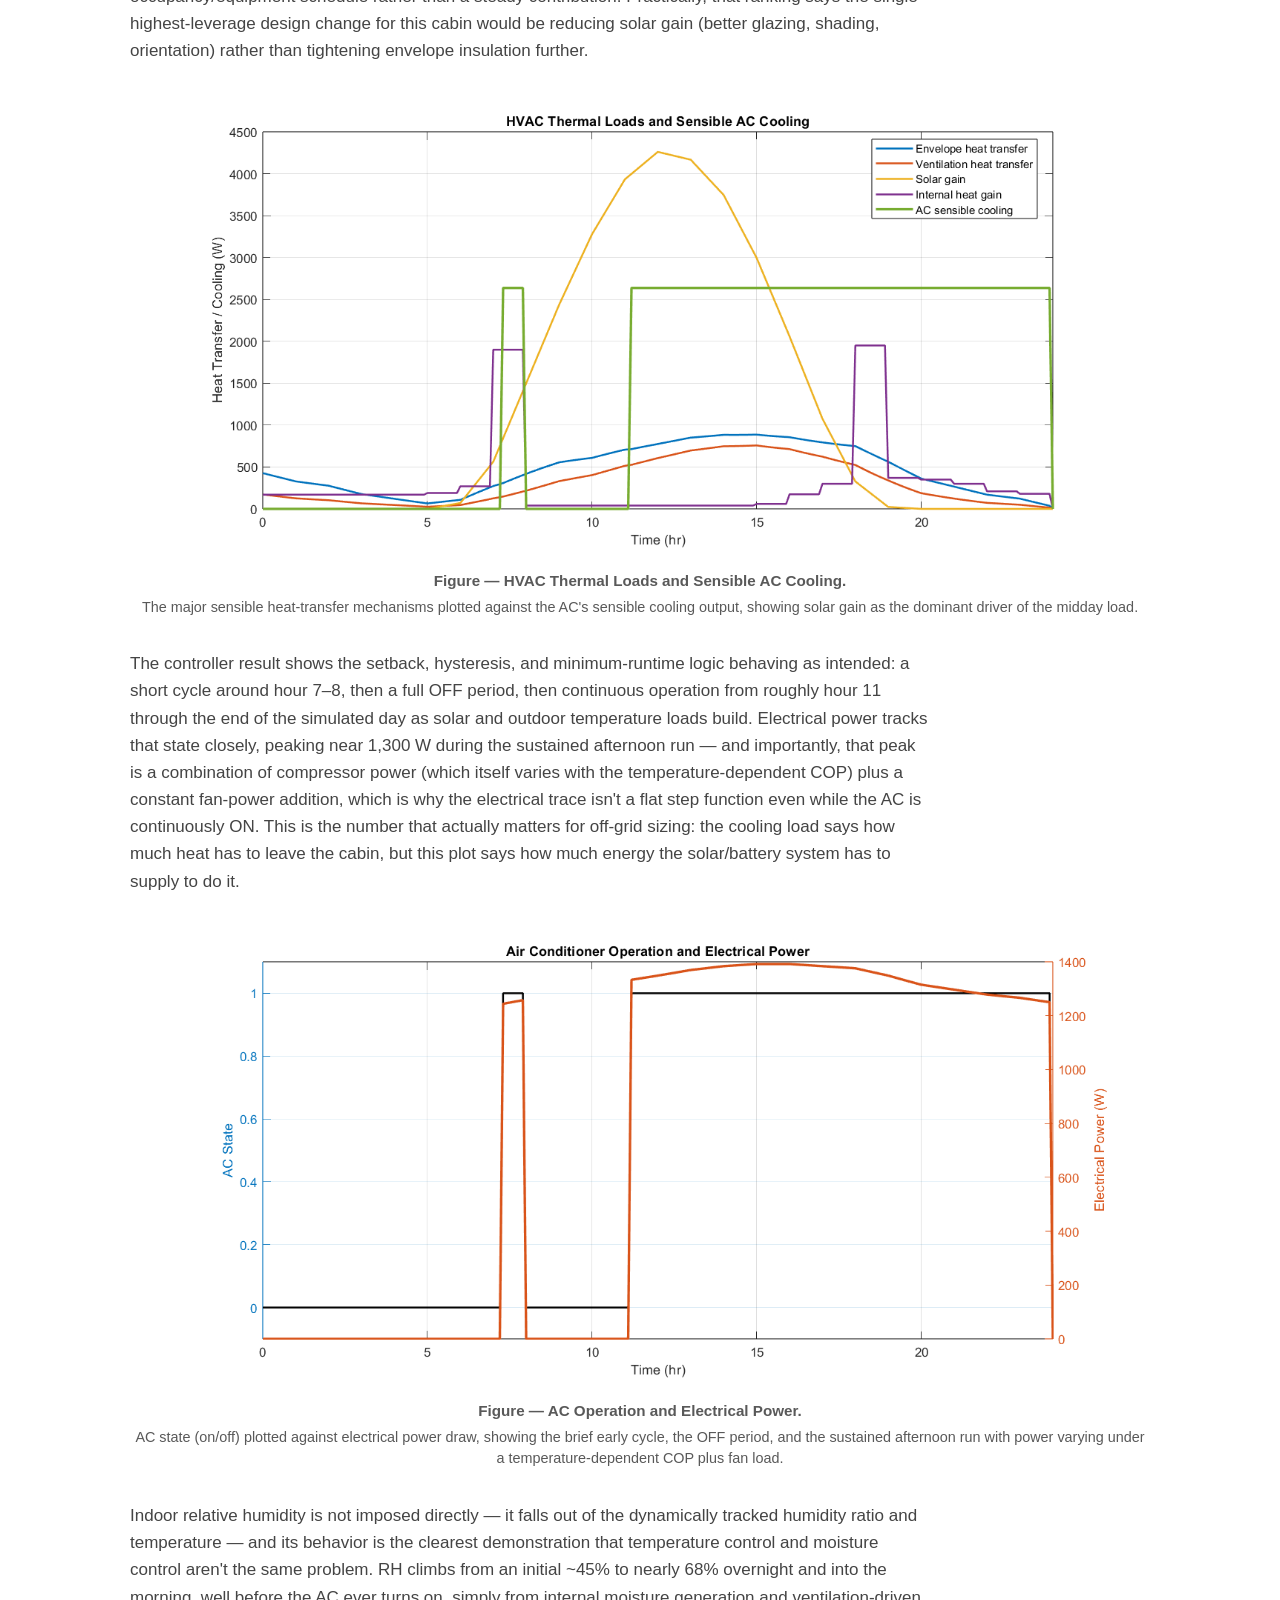
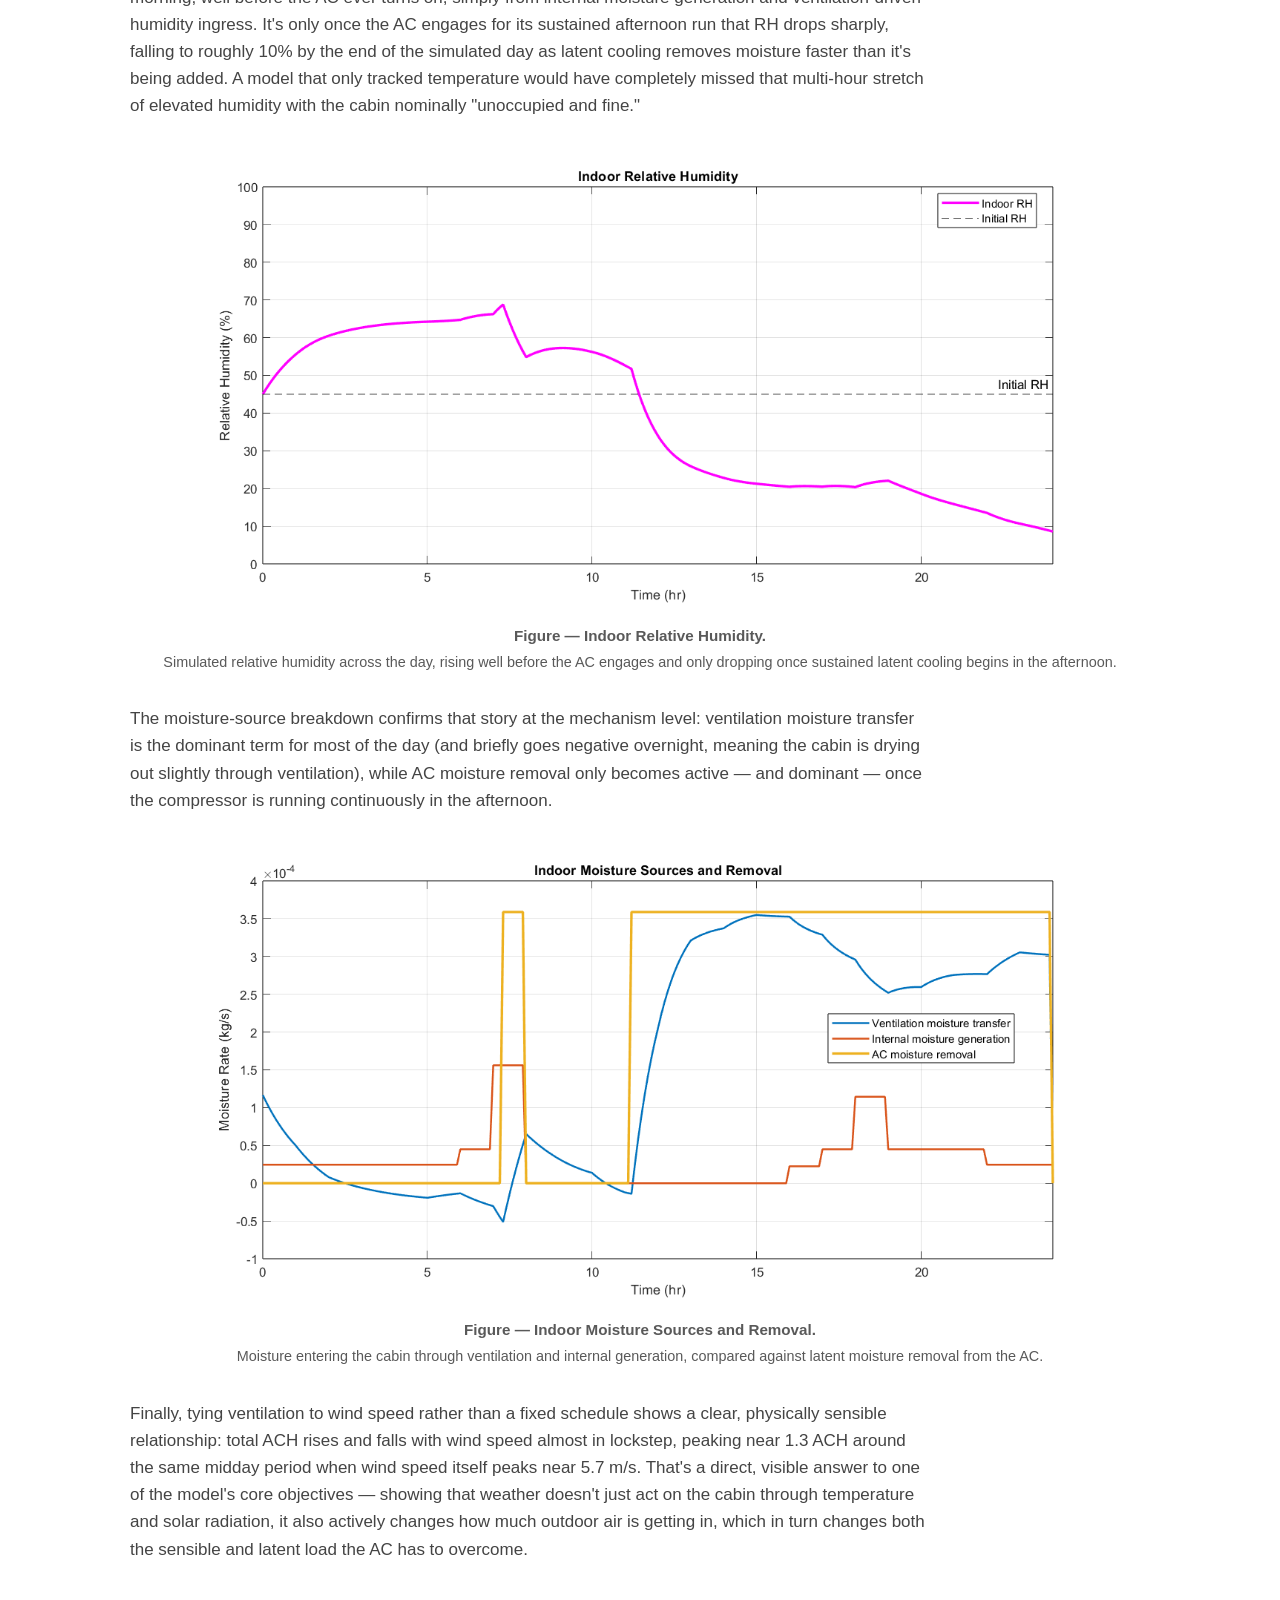
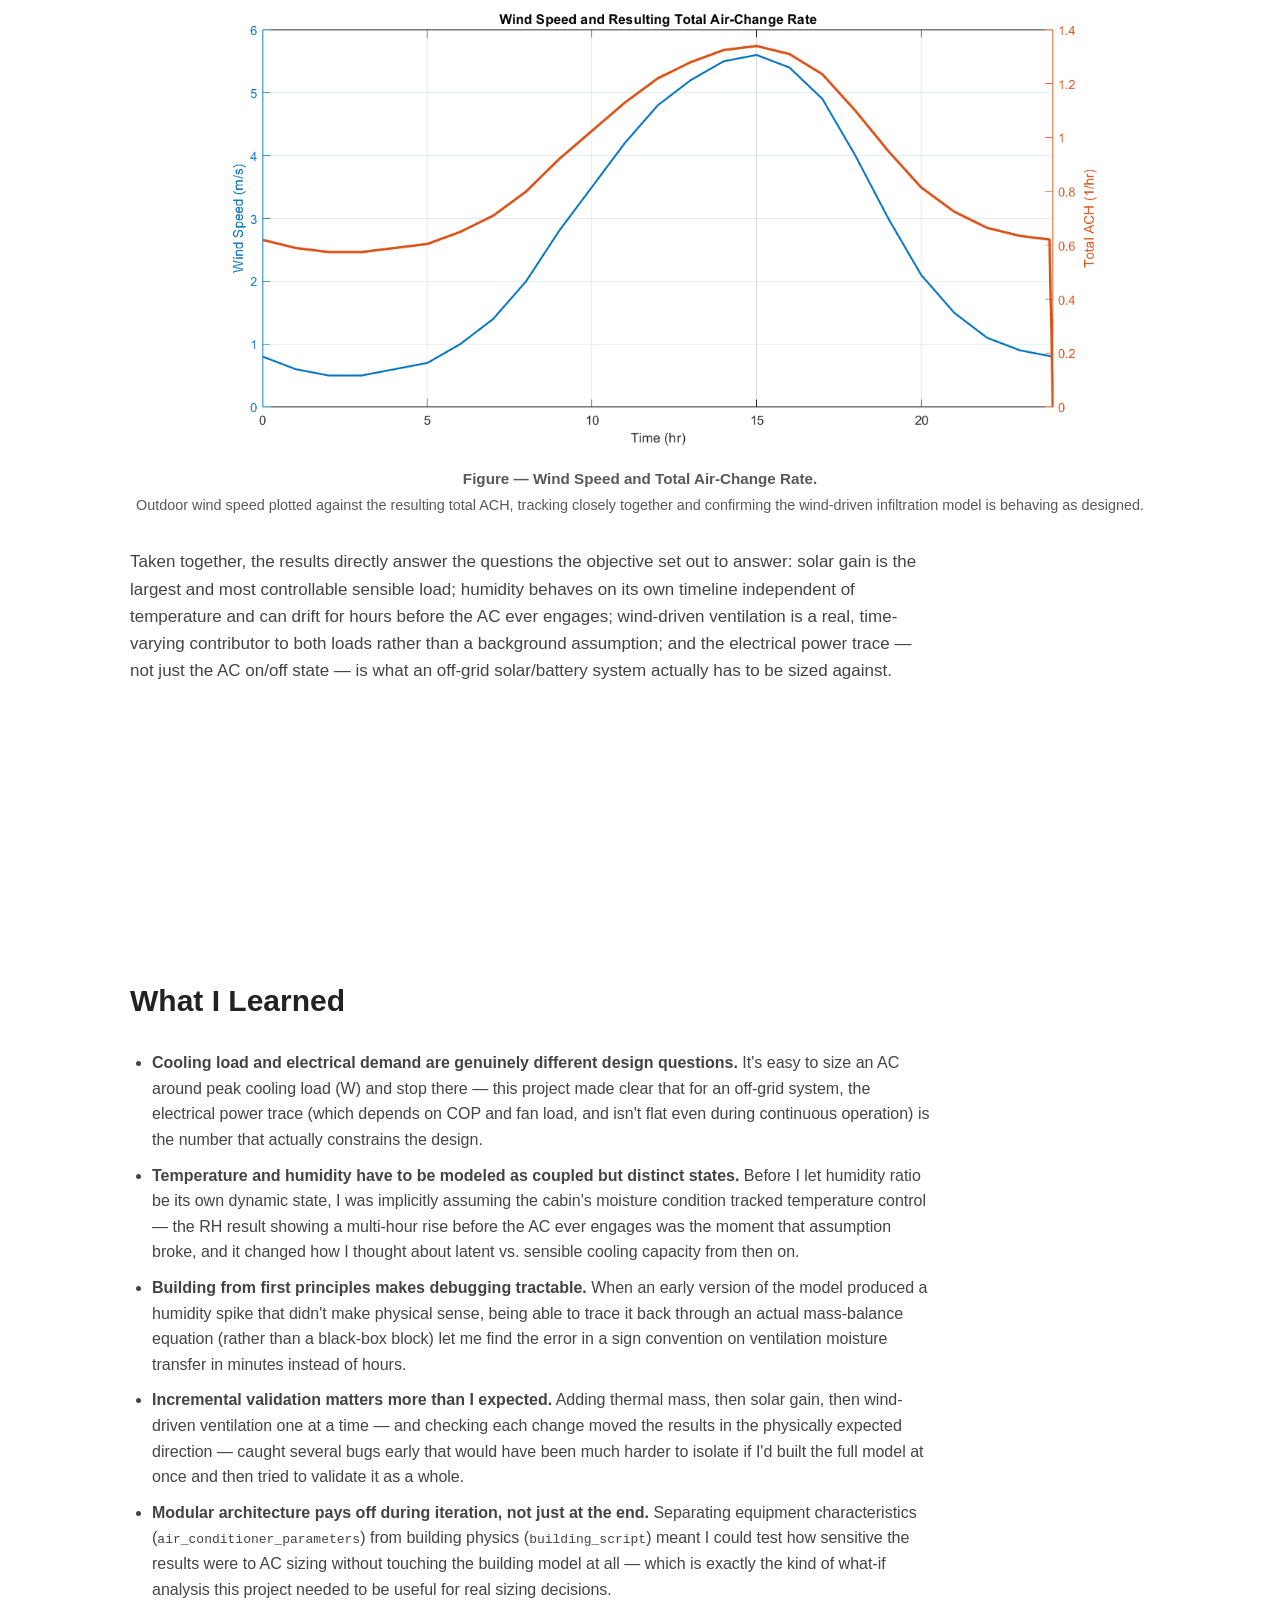
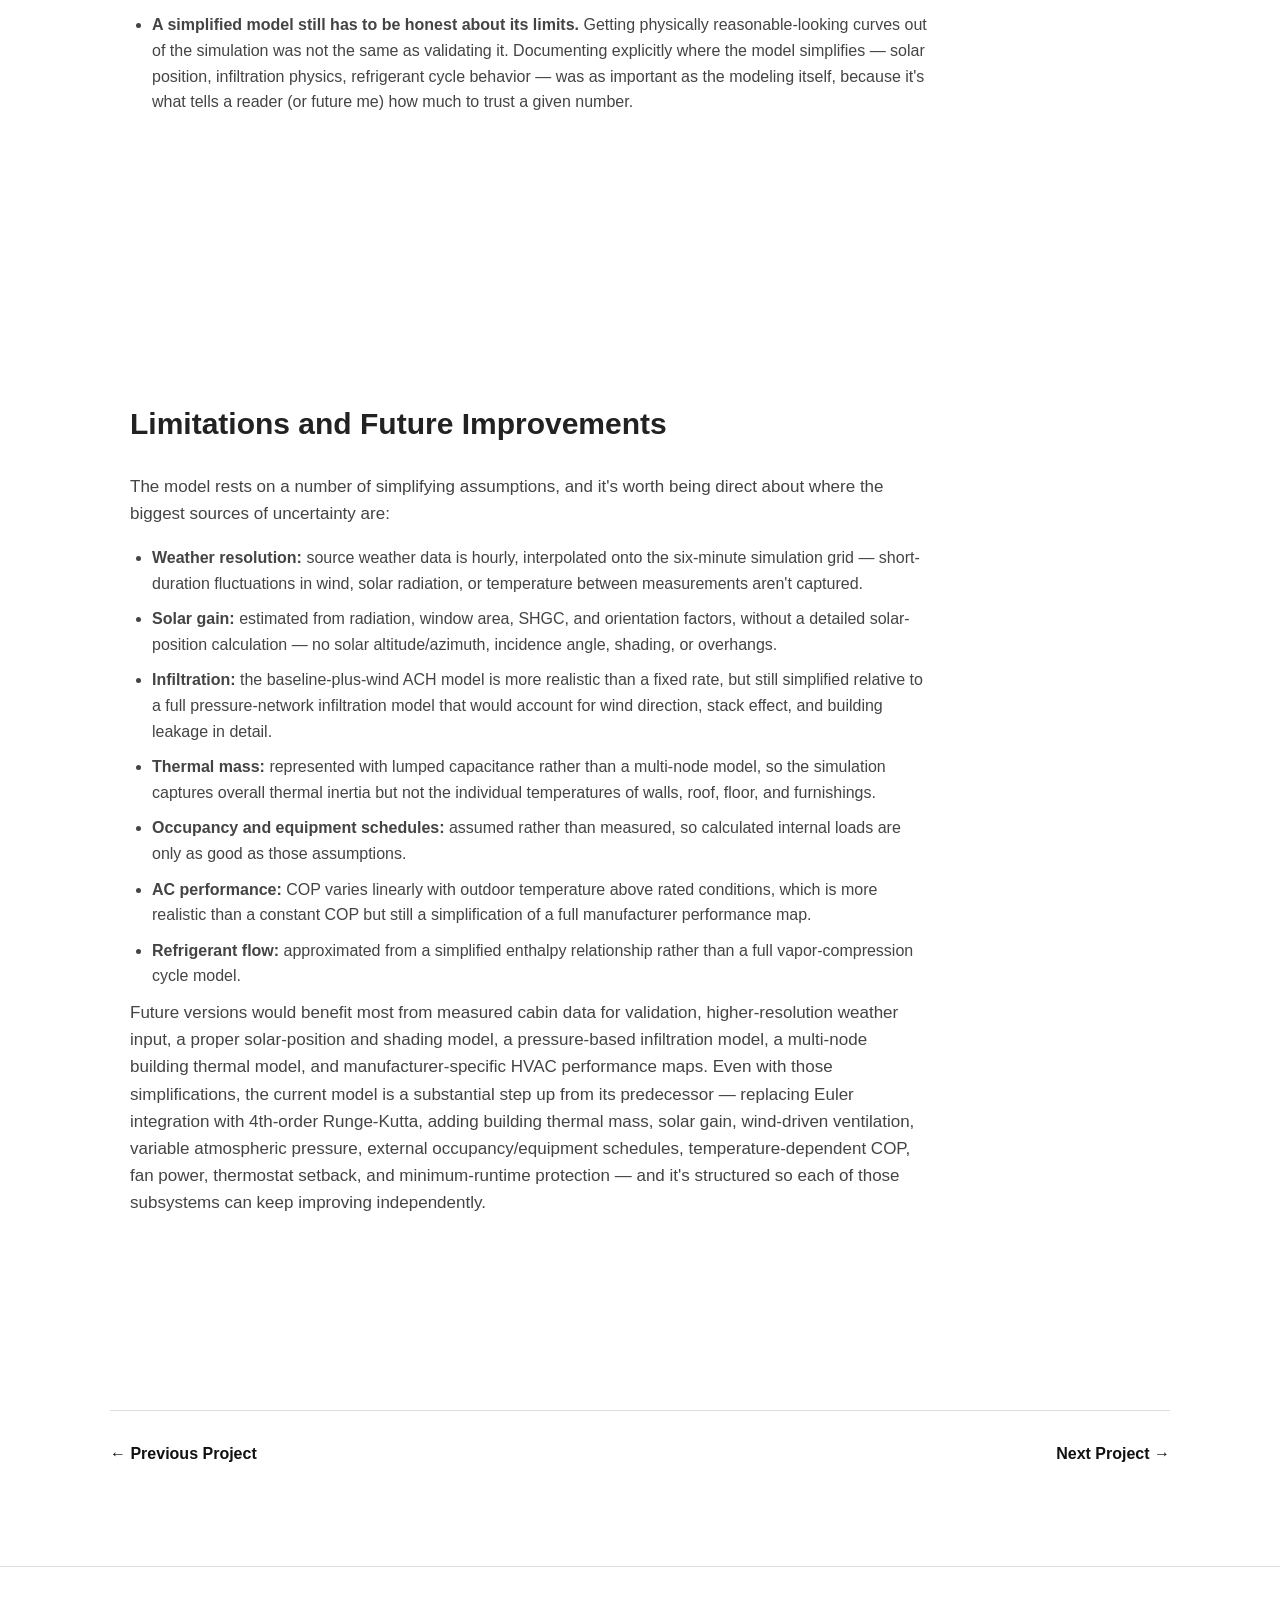
<file: projects/project-2.html>
<!DOCTYPE html>
<html lang="en">
<head>
<meta charset="UTF-8">
<meta name="viewport" content="width=device-width, initial-scale=1.0">
<title>HVAC Thermal Simulation | Taiju Noma</title>
<link rel="stylesheet" href="../css/style.css">
<style>
  /* Scoped fallback styling for in-line figures, in case style.css doesn't already define these */
  .project-figure { margin: 2rem 0; }
  .project-figure img { width: 100%; height: auto; display: block; border-radius: 6px; }
  .project-figure figcaption { margin-top: 0.6rem; font-size: 0.9rem; opacity: 0.75; text-align: center; }
  .project-figure figcaption strong { opacity: 1; }
</style>
</head>
<body>

<header>
<nav>
<a href="../index.html" class="logo">Taiju Noma</a>
<div class="nav-links">
<a href="../index.html#home">Home</a>
<a href="../index.html#resume">Resume</a>
<a href="../index.html#projects">Projects</a>
<a href="../index.html#about">About</a>
<a href="../index.html#contact">Contact</a>
</div>
</nav>
</header>

<main class="project-page">

<a href="../index.html#projects" class="back-link">← Back to Projects</a>

<div class="project-hero">
    <p class="project-label">MATLAB / Simulink / Thermal Modeling / Controls</p>
    <h1>HVAC Thermal Simulation</h1>
    <p class="project-summary">A transient, single-zone MATLAB/Simulink model of an off-grid cabin's air conditioning system, predicting indoor temperature, humidity, and electrical demand over a 24-hour period to support HVAC sizing and control-strategy decisions.</p>

    <figure class="project-figure">
        <img src="../assets/images/hvac-thermal-simulation-architecture-diagram.jpg" alt="Simulink block diagram of the HVAC model showing Controller, HVAC Performance, Ventilation, Energy Balance, Moisture Balance, Psychrometrics, and Data Logging blocks">
        <figcaption><strong>Figure — System Architecture.</strong> The Simulink implementation of the model, showing how weather and schedule inputs flow through the controller, HVAC performance, ventilation, energy and moisture balances, and psychrometrics blocks to produce the indoor state.</figcaption>
    </figure>

</div>

<div class="project-meta">
    <div class="project-meta-item"><span class="project-meta-label">ROLE</span><span class="project-meta-value">Individual Project — Model Development, Controls, Analysis</span></div><div class="project-meta-item"><span class="project-meta-label">TOOLS</span><span class="project-meta-value">MATLAB, Simulink</span></div><div class="project-meta-item"><span class="project-meta-label">YEAR</span><span class="project-meta-value">2026</span></div>
</div>

<section class="project-section">
    <h2>Project Objective</h2>
    <p>This project is a transient building and air-conditioning simulation that predicts the thermal and moisture behavior of an off-grid residential cabin over a 24-hour period. The cabin is off-grid by design constraint: there is no utility connection to fall back on, so every watt the AC draws has to come out of a finite solar array and battery bank. That constraint is what shaped the whole model — I wasn't just trying to answer "does the AC keep the cabin cool," I needed to know <em>how much</em> electrical energy that takes, <em>when</em> during the day it's needed, and <em>why</em>, mechanism by mechanism, so that HVAC and solar/battery sizing decisions could be made with real numbers instead of rules of thumb.</p>
    <p>Specifically, I wanted the simulation to capture and let me interrogate:</p>
    <ul>
        <li><strong>Cooling load vs. electrical demand</strong> — these are different quantities, and conflating them leads to under-sizing a solar/battery system even if the AC itself is correctly sized.</li>
        <li><strong>Where the cooling load actually comes from</strong> — envelope conduction, solar gain, ventilation, and internal loads all behave differently over the day, and lumping them into one number hides which one to attack first if the design needs improving.</li>
        <li><strong>Sensible and latent behavior separately</strong> — temperature control and moisture control are not the same problem, and an off-grid cabin can be at setpoint temperature while still being uncomfortably humid.</li>
        <li><strong>How weather actually drives the building</strong> — wind-driven infiltration, solar radiation, and outdoor humidity all change over the day, and a model built on fixed assumptions can't show how the cabin responds to that variability.</li>
        <li><strong>Realistic controller behavior</strong> — thermostat setback and minimum runtime constraints, so the predicted electrical draw reflects how a real thermostat and compressor would behave rather than an idealized on/off signal.</li>
    </ul>
    <p>The simulation runs on a six-minute timestep, solving for indoor temperature and humidity ratio throughout the day. Weather data is read from external input files and interpolated onto the simulation time grid, then combined with the building characteristics, occupancy and equipment schedules, moisture generation, and HVAC performance to solve the coupled energy and moisture balances — built to be detailed enough to inform real equipment sizing, while staying transparent enough to trace exactly which physical mechanism is driving the result at any point in the day.</p>
</section>

<section class="project-section">
    <h2>Engineering Approach</h2>
    <p>My approach was to build the model up from first principles rather than reaching for empirical curve fits or black-box component blocks. Every subsystem is derived from the underlying physics it represents, which meant more work up front but gave me a model where I could always trace a result back to the equation that produced it:</p>
    <ul>
        <li><strong>Energy balance:</strong> the indoor temperature state comes directly from a lumped-capacitance energy balance — envelope conductance (UA) driven by wall/roof/floor/window areas and U-values, thermal mass storing and releasing energy, solar gain from radiation and window SHGC, and ventilation heat transfer — integrated rather than approximated.</li>
        <li><strong>Moisture balance:</strong> humidity ratio is a true dynamic state, derived from mass conservation of water vapor (internal generation, ventilation transfer, AC latent removal), not backed into from a static comfort assumption.</li>
        <li><strong>Psychrometrics:</strong> vapor pressure, relative humidity, and dew point are computed from fundamental thermodynamic relationships (ideal-gas air density, saturation vapor pressure as a function of temperature) rather than pulled from a lookup table, so the model stays consistent even as pressure and temperature vary.</li>
        <li><strong>Ventilation:</strong> total air-change rate is built from a baseline infiltration term plus a wind-speed-dependent correction, rather than assumed constant — grounding ventilation in the actual physical driver (pressure difference from wind) instead of a fixed schedule.</li>
        <li><strong>Controller:</strong> thermostat behavior is built from real hysteresis logic plus setback and minimum-runtime rules, mirroring how an actual residential thermostat and compressor behave, rather than an idealized instantaneous on/off signal.</li>
    </ul>
    <p>I also treated the model as something to be built in deliberate increments rather than all at once. I started from a simplified baseline (fixed ventilation, no thermal mass, constant COP, explicit Euler integration) and added one physical mechanism at a time — thermal mass, solar gain, wind-driven ventilation, variable atmospheric pressure, external occupancy/equipment schedules, temperature-dependent COP, fan power, thermostat setback, minimum runtime, and finally 4th-order Runge-Kutta integration — checking after each addition that the model's behavior changed in the direction the physics predicted. That incremental process is what let me be confident that a given result (say, the humidity dip after the AC kicks on) is coming from the mechanism I think it's coming from, rather than an artifact of the numerical solver or an interaction I hadn't anticipated.</p>
</section>

<section class="project-section">
    <h2>Model Architecture</h2>
    <p>The model is organized around a central <code>main</code> script that coordinates every other component. It loads parameters and input data, initializes the indoor temperature and humidity states, builds the simulation time grid, and steps through the transient calculation. At each timestep, <code>main</code> pulls the current weather and internal-load conditions, decides whether the air conditioner should run, calculates HVAC cooling and electrical performance, determines ventilation and solar gains, and evaluates the coupled temperature and moisture balances. The resulting state derivatives are integrated using fourth-order Runge-Kutta, which is a meaningful step up in numerical accuracy from the explicit Euler integration used in the model's first version.</p>
    <p>Everything else is deliberately modular. The architecture separates into three layers: inputs and parameters (simulation settings, physical constants, air-conditioner specs, weather data, building properties, and operating schedules), physical calculations (heat transfer, moisture transfer, solar gains, ventilation, HVAC operation, and thermostat control), and the numerical solution and results, where the integrated states become the 24-hour indoor temperature and humidity profile. Keeping <code>main</code> as the coordinator while pushing the physics into separate files — <code>weather_script</code>, <code>building_script</code>, <code>loads_script</code>, <code>moisture_script</code>, <code>HVAC_script</code>, and <code>controller_script</code> — means any single subsystem can be modified, debugged, or swapped out without restructuring the rest of the simulation. For example, <code>air_conditioner_parameters</code> isolates the equipment characteristics from the building and weather model entirely, so the same cabin can be re-evaluated against a different HVAC unit just by changing that one file.</p>
</section>

<section class="project-section">
    <h2>Control Strategy</h2>
    <p>The transient controller lives in a <code>controller_step()</code> function inside <code>main</code>, built on top of standard thermostat hysteresis logic. On top of that baseline, the controller adds two behaviors aimed at realism: occupancy-based thermostat setback, which relaxes the control temperature when the cabin is unoccupied or during scheduled sleeping periods to avoid cooling an empty space, and minimum ON/OFF runtime protection, which prevents the compressor from short-cycling in response to noise near the thermostat thresholds. A separate reference implementation of the base hysteresis logic (<code>controller_script</code>) exists as a standalone version of the fundamental control rule, but the full transient simulation runs through the richer <code>controller_step()</code> logic in <code>main</code>.</p>

    <figure class="project-figure">
        <img src="../assets/images/hvac-thermal-simulation-ac-operation-electrical-power.png" alt="Plot of AC on/off state and electrical power draw over 24 hours">
        <figcaption><strong>Figure — AC Operation and Electrical Power.</strong> AC state (on/off) plotted against electrical power draw. Power tracks the cooling requirement, the temperature-dependent COP, and a constant fan-power addition — cooling capacity and electrical demand are shown as two distinct quantities, which matters directly for solar-array and battery sizing on an off-grid system.</figcaption>
    </figure>
</section>

<section class="project-section">
    <h2>Thermal and Moisture Modeling</h2>
    <p>The cabin is modeled as a well-mixed, single-zone control volume with lumped thermal conductance and capacitance representing the envelope — a step beyond the earlier version of the model, which had effectively no meaningful thermal storage in the building components. That added thermal mass lets the cabin respond gradually to changing outdoor temperature, solar radiation, and internal loads rather than tracking outdoor conditions instantaneously.</p>
    <p>Ventilation is calculated dynamically from a baseline air-exchange rate plus a wind-speed-dependent component, replacing a fixed-ACH assumption used previously. Air density is computed from atmospheric pressure and indoor temperature using the ideal-gas relationship, and atmospheric pressure itself is imported and interpolated from weather data rather than held constant, which keeps the ventilation and psychrometric calculations internally consistent. Solar gain is estimated from measured solar radiation combined with window area, SHGC, and orientation factors.</p>

    <figure class="project-figure">
        <img src="../assets/images/hvac-thermal-simulation-hvac-thermal-loads.png" alt="Plot of envelope heat transfer, ventilation heat transfer, solar gain, internal heat gain, and AC sensible cooling over 24 hours">
        <figcaption><strong>Figure — HVAC Thermal Loads and Sensible AC Cooling.</strong> The major sensible heat-transfer mechanisms — envelope conduction, ventilation, solar gain, and internal gains — plotted against the AC's sensible cooling output. Solar gain dominates the midday load, which is exactly the kind of mechanism-level breakdown the model was built to expose, rather than just reporting a single cooling number.</figcaption>
    </figure>

    <p>Humidity ratio is tracked as a second dynamic state alongside temperature, driven by internal moisture generation (occupancy, cooking, equipment), moisture carried in through ventilation, and latent moisture removal by the air conditioner.</p>

    <figure class="project-figure">
        <img src="../assets/images/hvac-thermal-simulation-indoor-moisture-sources-removal.png" alt="Plot of ventilation moisture transfer, internal moisture generation, and AC moisture removal over 24 hours">
        <figcaption><strong>Figure — Indoor Moisture Sources and Removal.</strong> Moisture entering the cabin through ventilation and internal generation, compared against latent moisture removal from the AC. Ventilation can add or remove moisture depending on outdoor conditions, and AC operation only offsets a portion of the total moisture load.</figcaption>
    </figure>

    <figure class="project-figure">
        <img src="../assets/images/hvac-thermal-simulation-wind-speed-air-change-rate.png" alt="Plot of wind speed and resulting total air-change rate over 24 hours">
        <figcaption><strong>Figure — Wind Speed and Total Air-Change Rate.</strong> Outdoor wind speed plotted against the resulting total ACH. Tying infiltration to wind conditions, rather than treating ventilation as fixed, means increased wind directly raises both the sensible and latent cooling requirement.</figcaption>
    </figure>
</section>

<section class="project-section">
    <h2>Results and Validation</h2>
    <p>Over the simulated 24-hour period, outdoor temperature swings from roughly 24 °C overnight to about 40.3 °C in mid-afternoon, while the indoor temperature is held far tighter — rising gradually to a peak of about 30.3 °C and never approaching the outdoor extreme. Two things stand out in that response. First, the indoor peak lags the outdoor peak by a few hours, which is the thermal mass doing exactly what it was added to do: storing heat during the day and releasing it gradually rather than letting the cabin track outdoor swings in real time. Second, once the AC engages for the afternoon it holds the cabin close to setpoint despite outdoor temperatures nearly 10 °C above the target — direct evidence that the sensible cooling capacity is adequately sized for the modeled envelope and load.</p>

    <figure class="project-figure">
        <img src="../assets/images/hvac-thermal-simulation-indoor-outdoor-temperature.png" alt="Plot of indoor temperature, outdoor temperature, and thermostat setpoint over 24 hours">
        <figcaption><strong>Figure — Indoor and Outdoor Temperature.</strong> Simulated indoor temperature against the outdoor disturbance and thermostat setpoint. This is the primary check on control performance: the indoor curve should stay near the setpoint even as outdoor conditions swing widely.</figcaption>
    </figure>

    <p>Breaking the sensible cooling requirement into its individual sources answers one of the core questions the model was built to address: what's actually driving the load. Solar gain is by far the dominant term, peaking around 4,200 W near midday — roughly five times larger than envelope or ventilation heat transfer at their own peaks (both under 900 W). Internal heat gain shows up as two short spikes tied to the occupancy/equipment schedule rather than a steady contribution. Practically, that ranking says the single highest-leverage design change for this cabin would be reducing solar gain (better glazing, shading, orientation) rather than tightening envelope insulation further.</p>

    <figure class="project-figure">
        <img src="../assets/images/hvac-thermal-simulation-hvac-thermal-loads.png" alt="Plot of envelope heat transfer, ventilation heat transfer, solar gain, internal heat gain, and AC sensible cooling over 24 hours">
        <figcaption><strong>Figure — HVAC Thermal Loads and Sensible AC Cooling.</strong> The major sensible heat-transfer mechanisms plotted against the AC's sensible cooling output, showing solar gain as the dominant driver of the midday load.</figcaption>
    </figure>

    <p>The controller result shows the setback, hysteresis, and minimum-runtime logic behaving as intended: a short cycle around hour 7–8, then a full OFF period, then continuous operation from roughly hour 11 through the end of the simulated day as solar and outdoor temperature loads build. Electrical power tracks that state closely, peaking near 1,300 W during the sustained afternoon run — and importantly, that peak is a combination of compressor power (which itself varies with the temperature-dependent COP) plus a constant fan-power addition, which is why the electrical trace isn't a flat step function even while the AC is continuously ON. This is the number that actually matters for off-grid sizing: the cooling load says how much heat has to leave the cabin, but this plot says how much energy the solar/battery system has to supply to do it.</p>

    <figure class="project-figure">
        <img src="../assets/images/hvac-thermal-simulation-ac-operation-electrical-power.png" alt="Plot of AC on/off state and electrical power draw over 24 hours">
        <figcaption><strong>Figure — AC Operation and Electrical Power.</strong> AC state (on/off) plotted against electrical power draw, showing the brief early cycle, the OFF period, and the sustained afternoon run with power varying under a temperature-dependent COP plus fan load.</figcaption>
    </figure>

    <p>Indoor relative humidity is not imposed directly — it falls out of the dynamically tracked humidity ratio and temperature — and its behavior is the clearest demonstration that temperature control and moisture control aren't the same problem. RH climbs from an initial ~45% to nearly 68% overnight and into the morning, well before the AC ever turns on, simply from internal moisture generation and ventilation-driven humidity ingress. It's only once the AC engages for its sustained afternoon run that RH drops sharply, falling to roughly 10% by the end of the simulated day as latent cooling removes moisture faster than it's being added. A model that only tracked temperature would have completely missed that multi-hour stretch of elevated humidity with the cabin nominally "unoccupied and fine."</p>

    <figure class="project-figure">
        <img src="../assets/images/hvac-thermal-simulation-indoor-relative-humidity.png" alt="Plot of indoor relative humidity over 24 hours with initial RH reference line">
        <figcaption><strong>Figure — Indoor Relative Humidity.</strong> Simulated relative humidity across the day, rising well before the AC engages and only dropping once sustained latent cooling begins in the afternoon.</figcaption>
    </figure>

    <p>The moisture-source breakdown confirms that story at the mechanism level: ventilation moisture transfer is the dominant term for most of the day (and briefly goes negative overnight, meaning the cabin is drying out slightly through ventilation), while AC moisture removal only becomes active — and dominant — once the compressor is running continuously in the afternoon.</p>

    <figure class="project-figure">
        <img src="../assets/images/hvac-thermal-simulation-indoor-moisture-sources-removal.png" alt="Plot of ventilation moisture transfer, internal moisture generation, and AC moisture removal over 24 hours">
        <figcaption><strong>Figure — Indoor Moisture Sources and Removal.</strong> Moisture entering the cabin through ventilation and internal generation, compared against latent moisture removal from the AC.</figcaption>
    </figure>

    <p>Finally, tying ventilation to wind speed rather than a fixed schedule shows a clear, physically sensible relationship: total ACH rises and falls with wind speed almost in lockstep, peaking near 1.3 ACH around the same midday period when wind speed itself peaks near 5.7 m/s. That's a direct, visible answer to one of the model's core objectives — showing that weather doesn't just act on the cabin through temperature and solar radiation, it also actively changes how much outdoor air is getting in, which in turn changes both the sensible and latent load the AC has to overcome.</p>

    <figure class="project-figure">
        <img src="../assets/images/hvac-thermal-simulation-wind-speed-air-change-rate.png" alt="Plot of wind speed and resulting total air-change rate over 24 hours">
        <figcaption><strong>Figure — Wind Speed and Total Air-Change Rate.</strong> Outdoor wind speed plotted against the resulting total ACH, tracking closely together and confirming the wind-driven infiltration model is behaving as designed.</figcaption>
    </figure>

    <p>Taken together, the results directly answer the questions the objective set out to answer: solar gain is the largest and most controllable sensible load; humidity behaves on its own timeline independent of temperature and can drift for hours before the AC ever engages; wind-driven ventilation is a real, time-varying contributor to both loads rather than a background assumption; and the electrical power trace — not just the AC on/off state — is what an off-grid solar/battery system actually has to be sized against.</p>
</section>

<section class="project-section">
    <h2>What I Learned</h2>
    <ul>
        <li><strong>Cooling load and electrical demand are genuinely different design questions.</strong> It's easy to size an AC around peak cooling load (W) and stop there — this project made clear that for an off-grid system, the electrical power trace (which depends on COP and fan load, and isn't flat even during continuous operation) is the number that actually constrains the design.</li>
        <li><strong>Temperature and humidity have to be modeled as coupled but distinct states.</strong> Before I let humidity ratio be its own dynamic state, I was implicitly assuming the cabin's moisture condition tracked temperature control — the RH result showing a multi-hour rise before the AC ever engages was the moment that assumption broke, and it changed how I thought about latent vs. sensible cooling capacity from then on.</li>
        <li><strong>Building from first principles makes debugging tractable.</strong> When an early version of the model produced a humidity spike that didn't make physical sense, being able to trace it back through an actual mass-balance equation (rather than a black-box block) let me find the error in a sign convention on ventilation moisture transfer in minutes instead of hours.</li>
        <li><strong>Incremental validation matters more than I expected.</strong> Adding thermal mass, then solar gain, then wind-driven ventilation one at a time — and checking each change moved the results in the physically expected direction — caught several bugs early that would have been much harder to isolate if I'd built the full model at once and then tried to validate it as a whole.</li>
        <li><strong>Modular architecture pays off during iteration, not just at the end.</strong> Separating equipment characteristics (<code>air_conditioner_parameters</code>) from building physics (<code>building_script</code>) meant I could test how sensitive the results were to AC sizing without touching the building model at all — which is exactly the kind of what-if analysis this project needed to be useful for real sizing decisions.</li>
        <li><strong>A simplified model still has to be honest about its limits.</strong> Getting physically reasonable-looking curves out of the simulation was not the same as validating it. Documenting explicitly where the model simplifies — solar position, infiltration physics, refrigerant cycle behavior — was as important as the modeling itself, because it's what tells a reader (or future me) how much to trust a given number.</li>
    </ul>
</section>

<section class="project-section">
    <h2>Limitations and Future Improvements</h2>
    <p>The model rests on a number of simplifying assumptions, and it's worth being direct about where the biggest sources of uncertainty are:</p>
    <ul>
        <li><strong>Weather resolution:</strong> source weather data is hourly, interpolated onto the six-minute simulation grid — short-duration fluctuations in wind, solar radiation, or temperature between measurements aren't captured.</li>
        <li><strong>Solar gain:</strong> estimated from radiation, window area, SHGC, and orientation factors, without a detailed solar-position calculation — no solar altitude/azimuth, incidence angle, shading, or overhangs.</li>
        <li><strong>Infiltration:</strong> the baseline-plus-wind ACH model is more realistic than a fixed rate, but still simplified relative to a full pressure-network infiltration model that would account for wind direction, stack effect, and building leakage in detail.</li>
        <li><strong>Thermal mass:</strong> represented with lumped capacitance rather than a multi-node model, so the simulation captures overall thermal inertia but not the individual temperatures of walls, roof, floor, and furnishings.</li>
        <li><strong>Occupancy and equipment schedules:</strong> assumed rather than measured, so calculated internal loads are only as good as those assumptions.</li>
        <li><strong>AC performance:</strong> COP varies linearly with outdoor temperature above rated conditions, which is more realistic than a constant COP but still a simplification of a full manufacturer performance map.</li>
        <li><strong>Refrigerant flow:</strong> approximated from a simplified enthalpy relationship rather than a full vapor-compression cycle model.</li>
    </ul>
    <p>Future versions would benefit most from measured cabin data for validation, higher-resolution weather input, a proper solar-position and shading model, a pressure-based infiltration model, a multi-node building thermal model, and manufacturer-specific HVAC performance maps. Even with those simplifications, the current model is a substantial step up from its predecessor — replacing Euler integration with 4th-order Runge-Kutta, adding building thermal mass, solar gain, wind-driven ventilation, variable atmospheric pressure, external occupancy/equipment schedules, temperature-dependent COP, fan power, thermostat setback, and minimum-runtime protection — and it's structured so each of those subsystems can keep improving independently.</p>
</section>

<div class="project-nav">
    <a href="project-1.html">← Previous Project</a>
    <a href="project-3.html">Next Project →</a>
</div>

</main>

<footer><p>© 2026 Taiju Noma</p></footer>

</body>
</html>
</file>
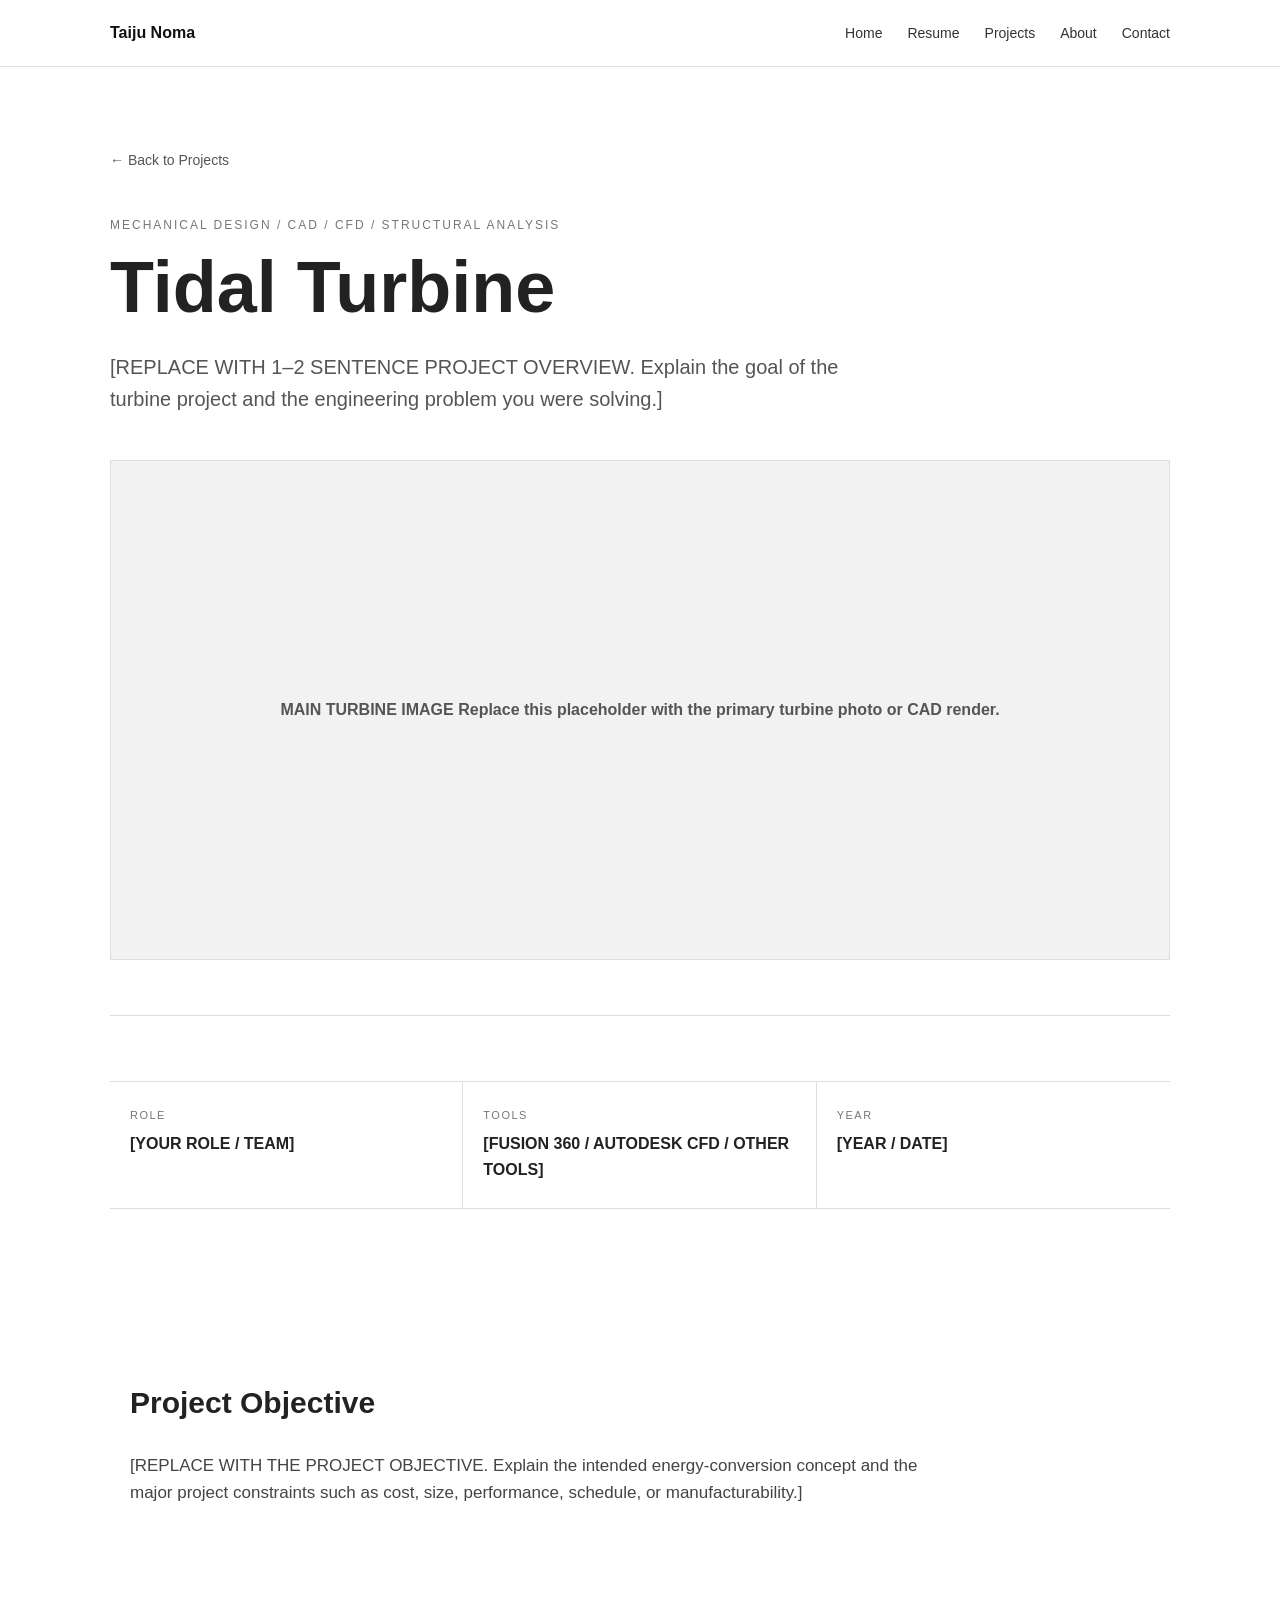
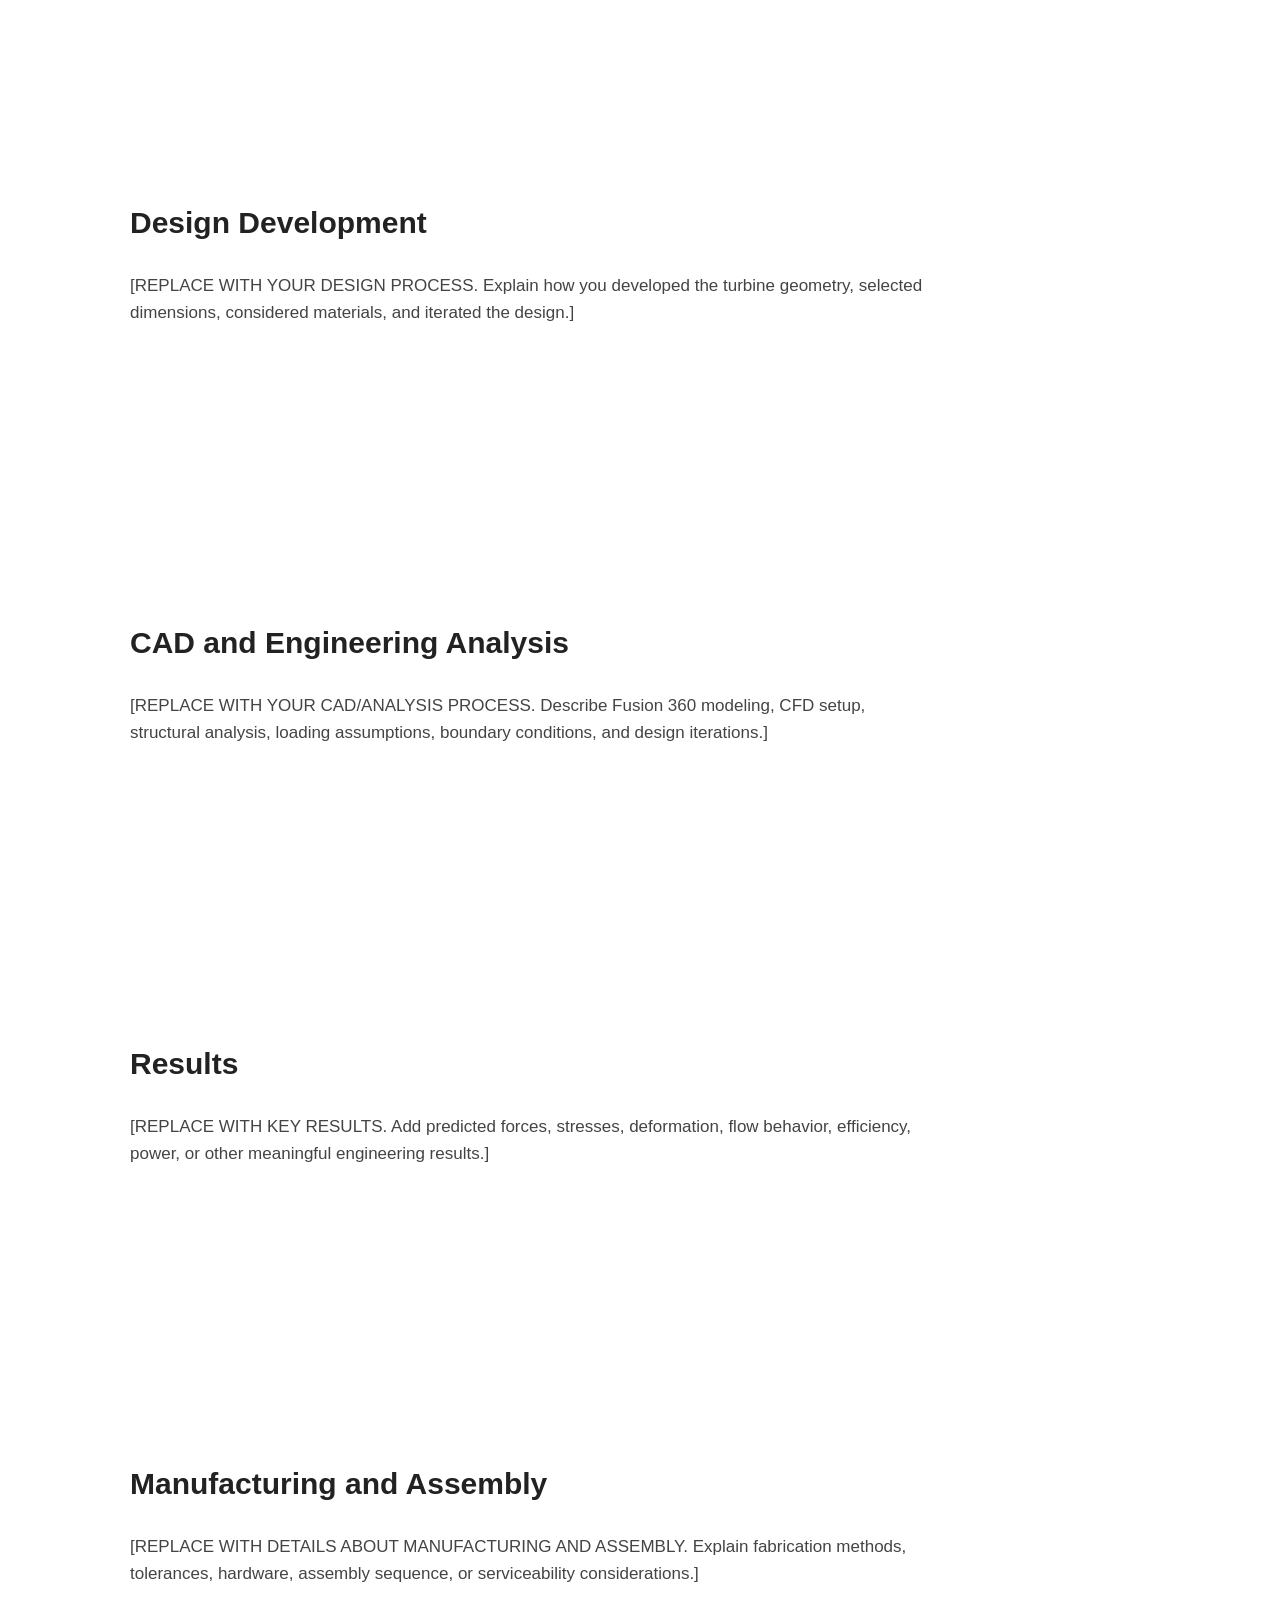
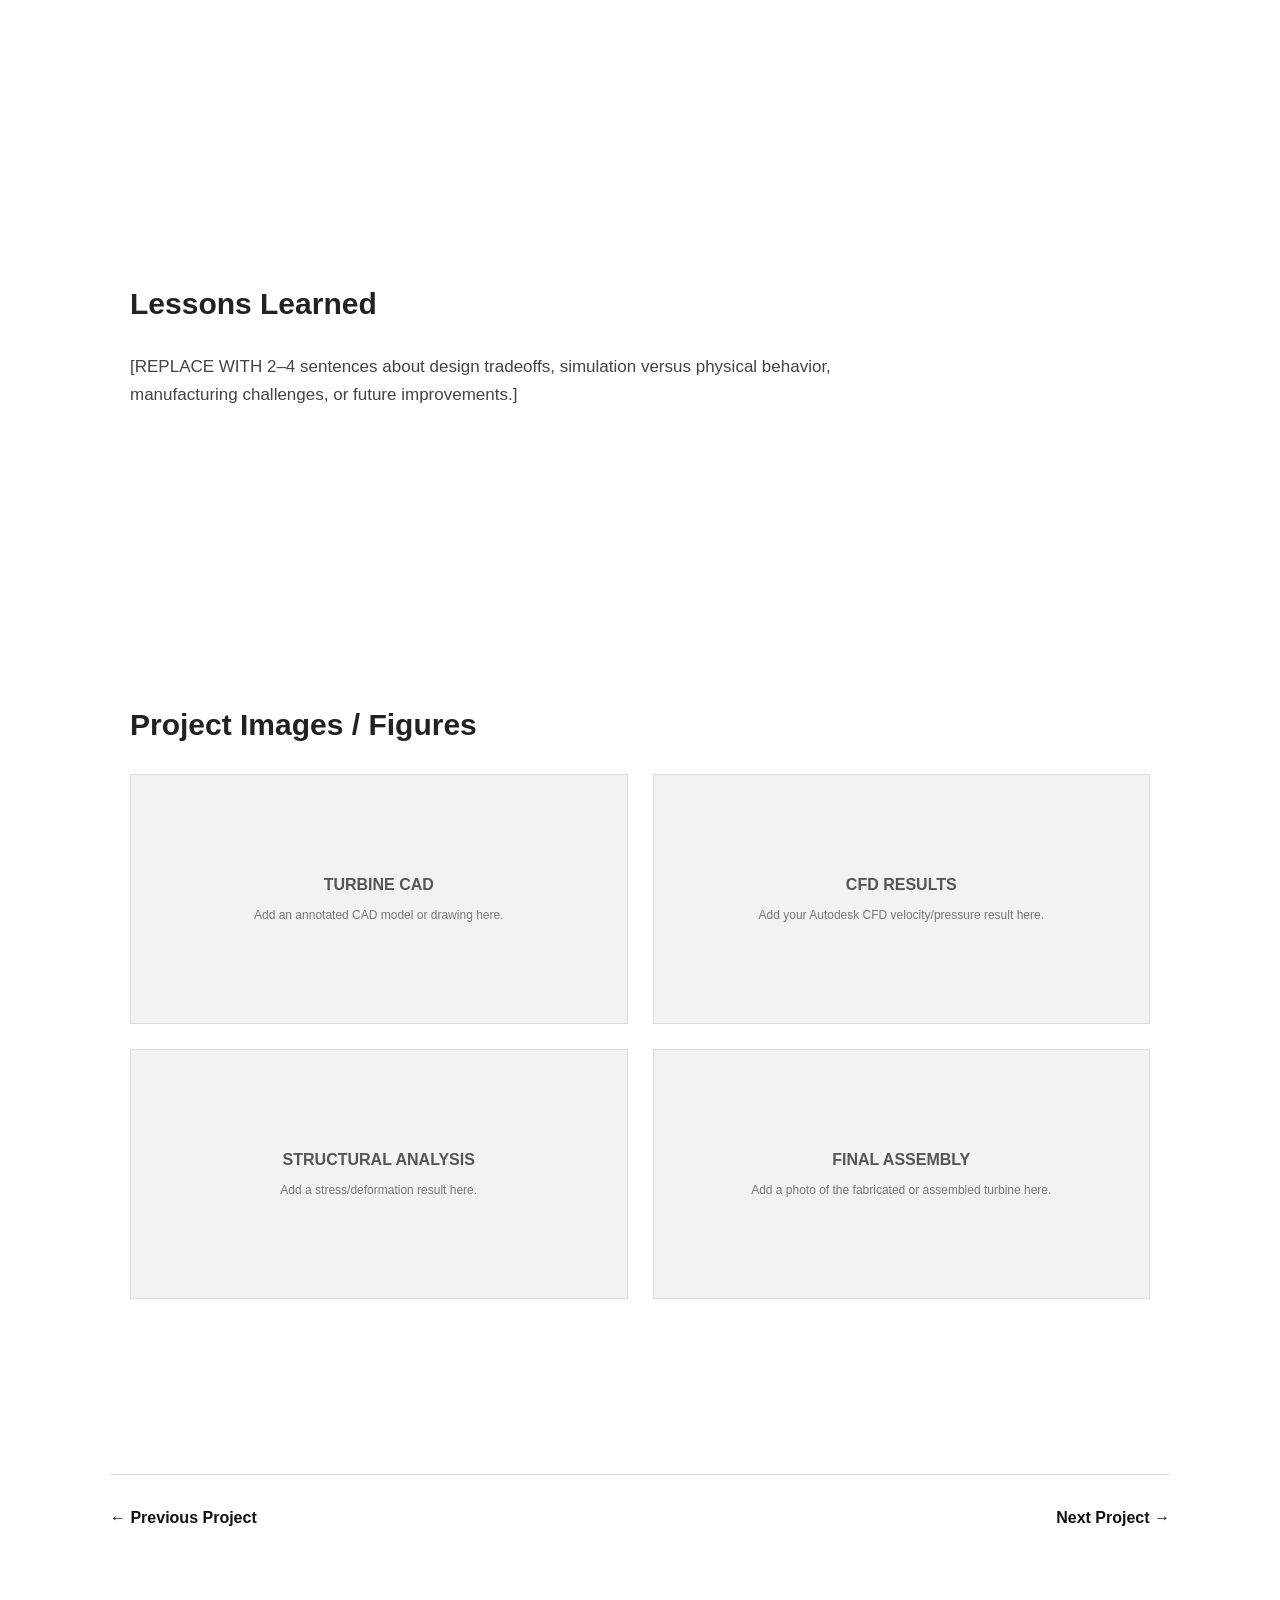
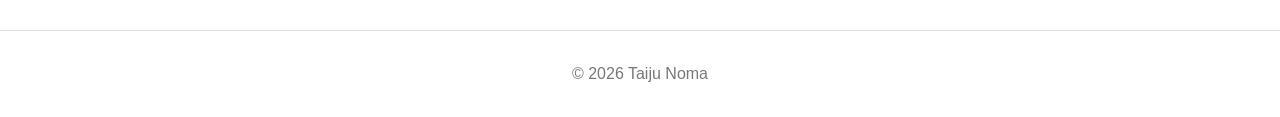
<file: projects/project-3.html>
<!DOCTYPE html>
<html lang="en">
<head>
<meta charset="UTF-8">
<meta name="viewport" content="width=device-width, initial-scale=1.0">
<title>Tidal Turbine | Taiju Noma</title>
<link rel="stylesheet" href="../css/style.css">
</head>
<body>

<header>
<nav>
<a href="../index.html" class="logo">Taiju Noma</a>
<div class="nav-links">
<a href="../index.html#home">Home</a>
<a href="../index.html#resume">Resume</a>
<a href="../index.html#projects">Projects</a>
<a href="../index.html#about">About</a>
<a href="../index.html#contact">Contact</a>
</div>
</nav>
</header>

<main class="project-page">

<a href="../index.html#projects" class="back-link">← Back to Projects</a>

<div class="project-hero">
    <p class="project-label">Mechanical Design / CAD / CFD / Structural Analysis</p>
    <h1>Tidal Turbine</h1>
    <p class="project-summary">[REPLACE WITH 1–2 SENTENCE PROJECT OVERVIEW. Explain the goal of the turbine project and the engineering problem you were solving.]</p>
    
    <div class="project-hero-image">
        <div>
            <strong>MAIN TURBINE IMAGE</strong>
            <span>Replace this placeholder with the primary turbine photo or CAD render.</span>
        </div>
    </div>
    
</div>

<div class="project-meta">
    <div class="project-meta-item"><span class="project-meta-label">ROLE</span><span class="project-meta-value">[YOUR ROLE / TEAM]</span></div><div class="project-meta-item"><span class="project-meta-label">TOOLS</span><span class="project-meta-value">[FUSION 360 / AUTODESK CFD / OTHER TOOLS]</span></div><div class="project-meta-item"><span class="project-meta-label">YEAR</span><span class="project-meta-value">[YEAR / DATE]</span></div>
</div>


        <section class="project-section">
            <h2>Project Objective</h2>
            <p>[REPLACE WITH THE PROJECT OBJECTIVE. Explain the intended energy-conversion concept and the major project constraints such as cost, size, performance, schedule, or manufacturability.]</p>
        </section>
        
        <section class="project-section">
            <h2>Design Development</h2>
            <p>[REPLACE WITH YOUR DESIGN PROCESS. Explain how you developed the turbine geometry, selected dimensions, considered materials, and iterated the design.]</p>
        </section>
        
        <section class="project-section">
            <h2>CAD and Engineering Analysis</h2>
            <p>[REPLACE WITH YOUR CAD/ANALYSIS PROCESS. Describe Fusion 360 modeling, CFD setup, structural analysis, loading assumptions, boundary conditions, and design iterations.]</p>
        </section>
        
        <section class="project-section">
            <h2>Results</h2>
            <p>[REPLACE WITH KEY RESULTS. Add predicted forces, stresses, deformation, flow behavior, efficiency, power, or other meaningful engineering results.]</p>
        </section>
        
        <section class="project-section">
            <h2>Manufacturing and Assembly</h2>
            <p>[REPLACE WITH DETAILS ABOUT MANUFACTURING AND ASSEMBLY. Explain fabrication methods, tolerances, hardware, assembly sequence, or serviceability considerations.]</p>
        </section>
        
        <section class="project-section">
            <h2>Lessons Learned</h2>
            <p>[REPLACE WITH 2–4 sentences about design tradeoffs, simulation versus physical behavior, manufacturing challenges, or future improvements.]</p>
        </section>
        

<section class="project-section">
    <h2>Project Images / Figures</h2>
    <div class="project-image-grid">
        <div class="project-placeholder"><div><strong>TURBINE CAD</strong><span>Add an annotated CAD model or drawing here.</span></div></div><div class="project-placeholder"><div><strong>CFD RESULTS</strong><span>Add your Autodesk CFD velocity/pressure result here.</span></div></div><div class="project-placeholder"><div><strong>STRUCTURAL ANALYSIS</strong><span>Add a stress/deformation result here.</span></div></div><div class="project-placeholder"><div><strong>FINAL ASSEMBLY</strong><span>Add a photo of the fabricated or assembled turbine here.</span></div></div>
    </div>
</section>

<div class="project-nav">
    <a href="project-2.html">← Previous Project</a>
    <a href="project-1.html">Next Project →</a>
</div>

</main>

<footer><p>© 2026 Taiju Noma</p></footer>

</body>
</html>
</file>
<file: css/style.css>
* {
    box-sizing: border-box;
    margin: 0;
    padding: 0;
}

html {
    scroll-behavior: smooth;
}

body {
    font-family: Arial, Helvetica, sans-serif;
    color: #222;
    background: white;
    line-height: 1.6;
}


/* ================================
   NAVIGATION
================================ */

header {
    border-bottom: 1px solid #ddd;
    background: white;
}

nav {
    max-width: 1100px;
    margin: auto;
    padding: 20px;
    display: flex;
    justify-content: space-between;
    align-items: center;
}

.logo {
    font-weight: bold;
    color: #111;
    text-decoration: none;
}

.nav-links {
    display: flex;
    gap: 25px;
}

.nav-links a {
    text-decoration: none;
    color: #333;
    font-size: 14px;
}

.nav-links a:hover {
    color: #777;
}


/* ================================
   SECTIONS
================================ */

section {
    max-width: 1100px;
    margin: auto;
    padding: 100px 20px;
}

section h2 {
    font-size: 34px;
    margin-bottom: 35px;
}


/* ================================
   HOME
================================ */

.home {
    min-height: 80vh;
    display: flex;
    align-items: center;
}

.home-content {
    width: 100%;
    max-width: 750px;
}

.subtitle {
    font-size: 13px;
    color: #777;
    letter-spacing: 2px;
    margin-bottom: 20px;
}

.home h1 {
    font-size: clamp(48px, 8vw, 80px);
    line-height: 1;
    margin-bottom: 20px;
}

.home h2 {
    font-size: 28px;
    font-weight: normal;
    color: #555;
}

.home p {
    max-width: 650px;
    font-size: 18px;
    margin-bottom: 15px;
}


/* ================================
   STRENGTHS
================================ */

.strengths {
    display: grid;
    grid-template-columns: 1fr 1fr;
    gap: 100px;
    border-top: 1px solid #ddd;
    border-bottom: 1px solid #ddd;
}

.strength-column ul {
    list-style: none;
}

.strength-column li {
    padding: 8px 0;
    border-bottom: 1px solid #eee;
}


/* ================================
   EXPERIENCE
================================ */

.experience {
    max-width: 1100px;
}

.experience-item {
    display: grid;
    grid-template-columns: 160px 1fr;
    gap: 30px;
    padding: 30px 0;
    border-top: 1px solid #ddd;
}

.date {
    color: #777;
    font-weight: bold;
}

.experience-item h3 {
    margin-bottom: 8px;
}

.experience-item p {
    color: #666;
    margin-bottom: 8px;
}


/* ================================
   PROJECTS
================================ */

.project-grid {
    display: grid;
    grid-template-columns: repeat(2, 1fr);
    gap: 30px;
}

.project {
    border: 1px solid #ddd;
    background: white;
    transition: 0.2s;
}

.project:hover {
    transform: translateY(-4px);
    box-shadow: 0 15px 35px rgba(0, 0, 0, 0.08);
}

.project img {
    width: 100%;
    height: 260px;
    object-fit: cover;
    display: block;
}

.project-info {
    padding: 25px;
}

.project-type {
    font-size: 12px;
    color: #777;
    letter-spacing: 2px;
    margin-bottom: 10px;
}

.project-info h3 {
    font-size: 24px;
    margin-bottom: 10px;
}

.project-info p {
    color: #666;
    margin-bottom: 20px;
}

.project-info a {
    color: #111;
    font-weight: bold;
    text-decoration: none;
}

.project-info a:hover {
    text-decoration: underline;
}


/* ================================
   ABOUT
================================ */

.about {
    max-width: 1100px;
}

.about p {
    max-width: 750px;
    font-size: 18px;
    color: #444;
    margin-bottom: 20px;
}


/* ================================
   CONTACT
================================ */

.contact {
    border-top: 1px solid #ddd;
}

.contact a {
    display: inline-block;
    margin-top: 10px;
    color: #222;
}


/* ================================
   FOOTER
================================ */

footer {
    border-top: 1px solid #ddd;
    padding: 30px;
    text-align: center;
    color: #777;
}


/* ================================
   MOBILE
================================ */

@media (max-width: 700px) {

    nav {
        flex-direction: column;
        gap: 15px;
    }

    .nav-links {
        flex-wrap: wrap;
        justify-content: center;
        gap: 15px;
    }

    section {
        padding: 70px 20px;
    }

    .strengths {
        grid-template-columns: 1fr;
        gap: 50px;
    }

    .project-grid {
        grid-template-columns: 1fr;
    }

    .experience-item {
        grid-template-columns: 1fr;
        gap: 5px;
    }

    .home h1 {
        font-size: clamp(42px, 12vw, 65px);
    }

    .home h2 {
        font-size: 24px;
    }

    .home p {
        font-size: 16px;
    }
}
/* Image placeholders for projects that do not have an image yet */
.image-placeholder {
    width: 100%;
    height: 260px;
    display: flex;
    flex-direction: column;
    align-items: center;
    justify-content: center;
    background: #f2f2f2;
    color: #555;
    font-weight: bold;
    text-align: center;
    letter-spacing: 1px;
}
.image-placeholder span {
    margin-top: 8px;
    font-size: 11px;
    font-weight: normal;
    letter-spacing: 0;
}


/* ================================
   PROJECT PAGE
================================ */

.project-page {
    max-width: 1100px;
    margin: auto;
    padding: 80px 20px 100px;
}

.back-link {
    display: inline-block;
    margin-bottom: 45px;
    color: #555;
    text-decoration: none;
    font-size: 14px;
}

.back-link:hover {
    color: #111;
    text-decoration: underline;
}

.project-hero {
    border-bottom: 1px solid #ddd;
    padding-bottom: 55px;
    margin-bottom: 65px;
}

.project-label {
    font-size: 12px;
    color: #777;
    letter-spacing: 2px;
    margin-bottom: 15px;
    text-transform: uppercase;
}

.project-hero h1 {
    font-size: clamp(42px, 7vw, 72px);
    line-height: 1.05;
    margin-bottom: 25px;
}

.project-summary {
    max-width: 750px;
    font-size: 20px;
    color: #555;
}

.project-hero-image {
    width: 100%;
    height: 500px;
    margin-top: 45px;
    background: #f2f2f2;
    border: 1px solid #ddd;
    display: flex;
    align-items: center;
    justify-content: center;
    text-align: center;
    color: #555;
    font-weight: bold;
}

.project-hero-image img {
    width: 100%;
    height: 100%;
    object-fit: cover;
}

.project-section {
    margin-bottom: 75px;
}

.project-section h2 {
    font-size: 30px;
    margin-bottom: 25px;
}

.project-section p {
    max-width: 800px;
    font-size: 17px;
    color: #444;
    margin-bottom: 18px;
}

.project-section ul {
    max-width: 800px;
    padding-left: 22px;
    color: #444;
}

.project-section li {
    margin-bottom: 10px;
}

.project-two-column {
    display: grid;
    grid-template-columns: 1fr 1fr;
    gap: 30px;
}

.project-placeholder {
    min-height: 280px;
    background: #f2f2f2;
    border: 1px solid #ddd;
    padding: 30px;
    display: flex;
    align-items: center;
    justify-content: center;
    text-align: center;
    color: #555;
    font-weight: bold;
}

.project-placeholder span {
    display: block;
    margin-top: 8px;
    font-size: 12px;
    font-weight: normal;
    color: #777;
}

.project-image-grid {
    display: grid;
    grid-template-columns: repeat(2, 1fr);
    gap: 25px;
}

.project-image-grid .project-placeholder {
    min-height: 250px;
}

.project-meta {
    display: grid;
    grid-template-columns: repeat(3, 1fr);
    border-top: 1px solid #ddd;
    border-bottom: 1px solid #ddd;
    margin-bottom: 70px;
}

.project-meta-item {
    padding: 25px 20px;
    border-right: 1px solid #ddd;
}

.project-meta-item:last-child {
    border-right: none;
}

.project-meta-label {
    display: block;
    font-size: 11px;
    color: #777;
    letter-spacing: 1.5px;
    text-transform: uppercase;
    margin-bottom: 7px;
}

.project-meta-value {
    font-weight: bold;
}

.project-nav {
    display: flex;
    justify-content: space-between;
    gap: 20px;
    border-top: 1px solid #ddd;
    padding-top: 30px;
}

.project-nav a {
    color: #111;
    text-decoration: none;
    font-weight: bold;
}

.project-nav a:hover {
    text-decoration: underline;
}

@media (max-width: 700px) {
    .project-page {
        padding: 55px 20px 70px;
    }

    .project-hero-image {
        height: 300px;
    }

    .project-two-column,
    .project-image-grid,
    .project-meta {
        grid-template-columns: 1fr;
    }

    .project-meta-item {
        border-right: none;
        border-bottom: 1px solid #ddd;
    }

    .project-meta-item:last-child {
        border-bottom: none;
    }

    .project-nav {
        flex-direction: column;
    }
}

/* Inline project figures */
.project-figure {
    margin: 2.5rem 0;
    padding: 0;
}

.project-figure img {
    width: 70%;
    height: auto;
    display: block;
    border-radius: 8px;
}

.project-figure figcaption {
    margin-top: 0.75rem;
    display: flex;
    flex-direction: column;
    gap: 0.25rem;
    line-height: 1.5;
}

.project-figure figcaption strong {
    font-size: 0.95rem;
    font-weight: 700;
}

.project-figure figcaption span {
    font-size: 0.9rem;
    opacity: 0.8;
}

.project-hero-figure {
    margin-top: 2rem;
}
</file>
